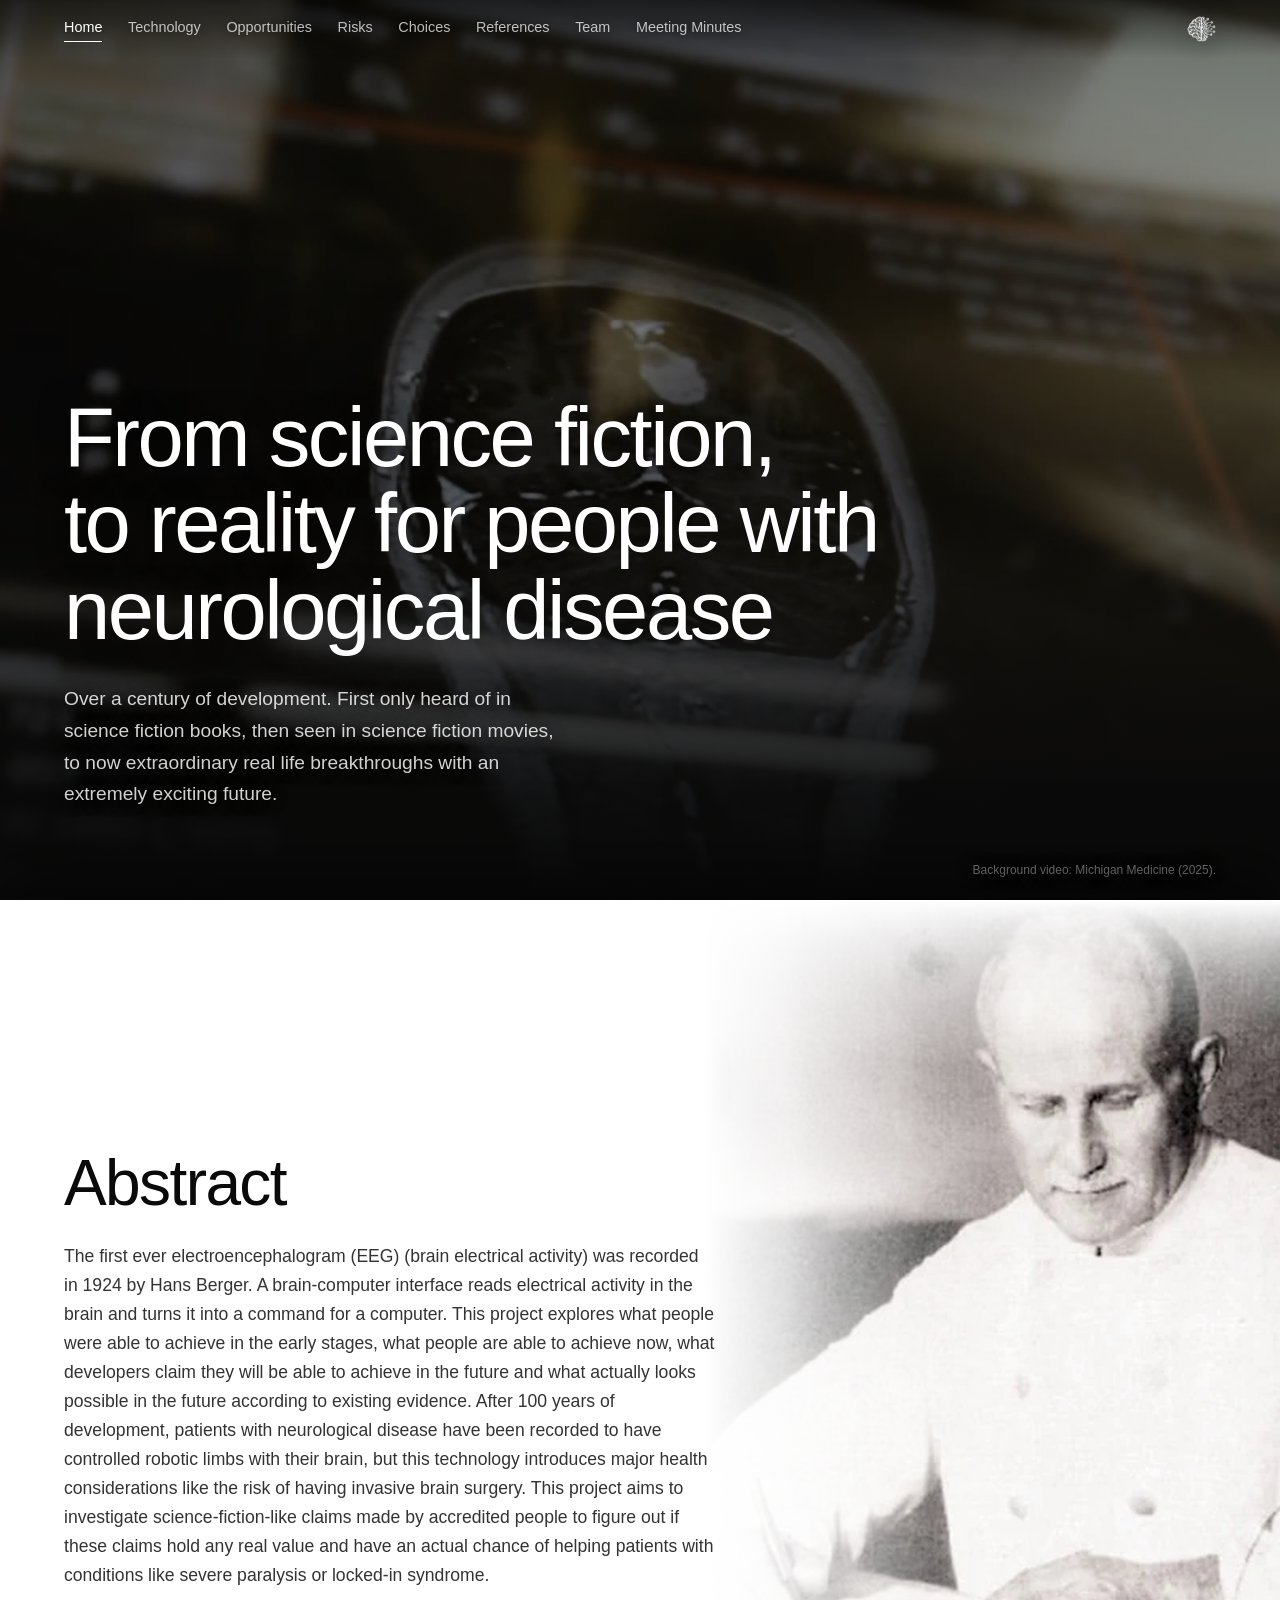
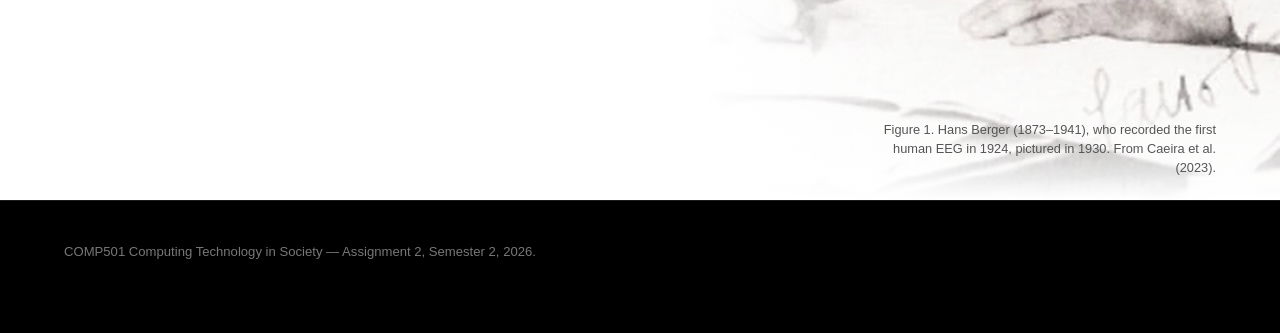
<file: index.html>
<!DOCTYPE html>
<html lang="en-NZ">
<head>
<meta charset="utf-8">
<meta name="viewport" content="width=device-width, initial-scale=1">
<title>Brain-Computer Interfaces &mdash; COMP501 Research Project</title>
<link rel="stylesheet" href="styles/main.css">
</head>
<body>

<header class="masthead">
  <nav aria-label="Main">
    <a href="index.html" aria-current="page">Home</a>
    <a href="misc/topic.html">Technology</a>
    <a href="misc/opportunities.html">Opportunities</a>
    <a href="misc/risks.html">Risks</a>
    <a href="misc/choices.html">Choices</a>
    <a href="misc/references.html">References</a>
    <a href="misc/team-members.html">Team</a>
    <a href="misc/meetings.html">Meeting Minutes</a>
  </nav>
  <a class="wordmark" href="index.html" aria-label="Home"><img src="images/brain-logo.png" alt="Brain-Computer Interfaces"></a>
</header>

<div class="hero">
  <video class="hero-video" autoplay muted loop playsinline
         poster="media/hero-poster.jpg">
    <source src="media/hero.mp4" type="video/mp4">
  </video>
  <div class="hero-scrim"></div>
  <div class="hero-content">
    <h1>From science fiction,<br>to reality for people with neurological disease</h1>
    <p>Over a century of development. First only heard of in science fiction books,
      then seen in science fiction movies, to now extraordinary real life breakthroughs
      with an extremely exciting future. </p>
  </div>
  <p class="vid-credit">Background video: Michigan Medicine (2025).</p>
</div>

<div class="pagehead opp-pagehead ph-split ph-wide-text abstract-window">
  <div class="ph-text">
  <h2 class="ph-title">Abstract</h2>
  <p class="standfirst">The first ever electroencephalogram (EEG) (brain electrical activity) was recorded in 1924 by Hans Berger. A brain-computer interface reads electrical activity in the brain and turns it into a command for a computer. This project explores what people were able to achieve in the early stages, what people are able to achieve now, what developers claim they will be able to achieve in the future and what actually looks possible in the future according to existing evidence. After 100 years of development, patients with neurological disease have been recorded to have controlled robotic limbs with their brain, but this technology introduces major health considerations like the risk of having invasive brain surgery. This project aims to investigate science-fiction-like claims made by accredited people to figure out if these claims hold any real value and have an actual chance of helping patients with conditions like severe paralysis or locked-in syndrome.</p>
  </div>
  <figure class="ph-img"><img src="images/hans-berger.jpg" alt="Hans Berger writing at his desk, with a model brain beside him"><figcaption>Figure 1. Hans Berger (1873&ndash;1941), who recorded the first human EEG in 1924, pictured in 1930. From Caeira et al. (2023).</figcaption></figure>
</div>

<footer>
  <p>COMP501 Computing Technology in Society &mdash; Assignment 2, Semester 2, 2026.</p>
</footer>

<script src="scripts/site.js"></script>
</body>
</html>
</file>
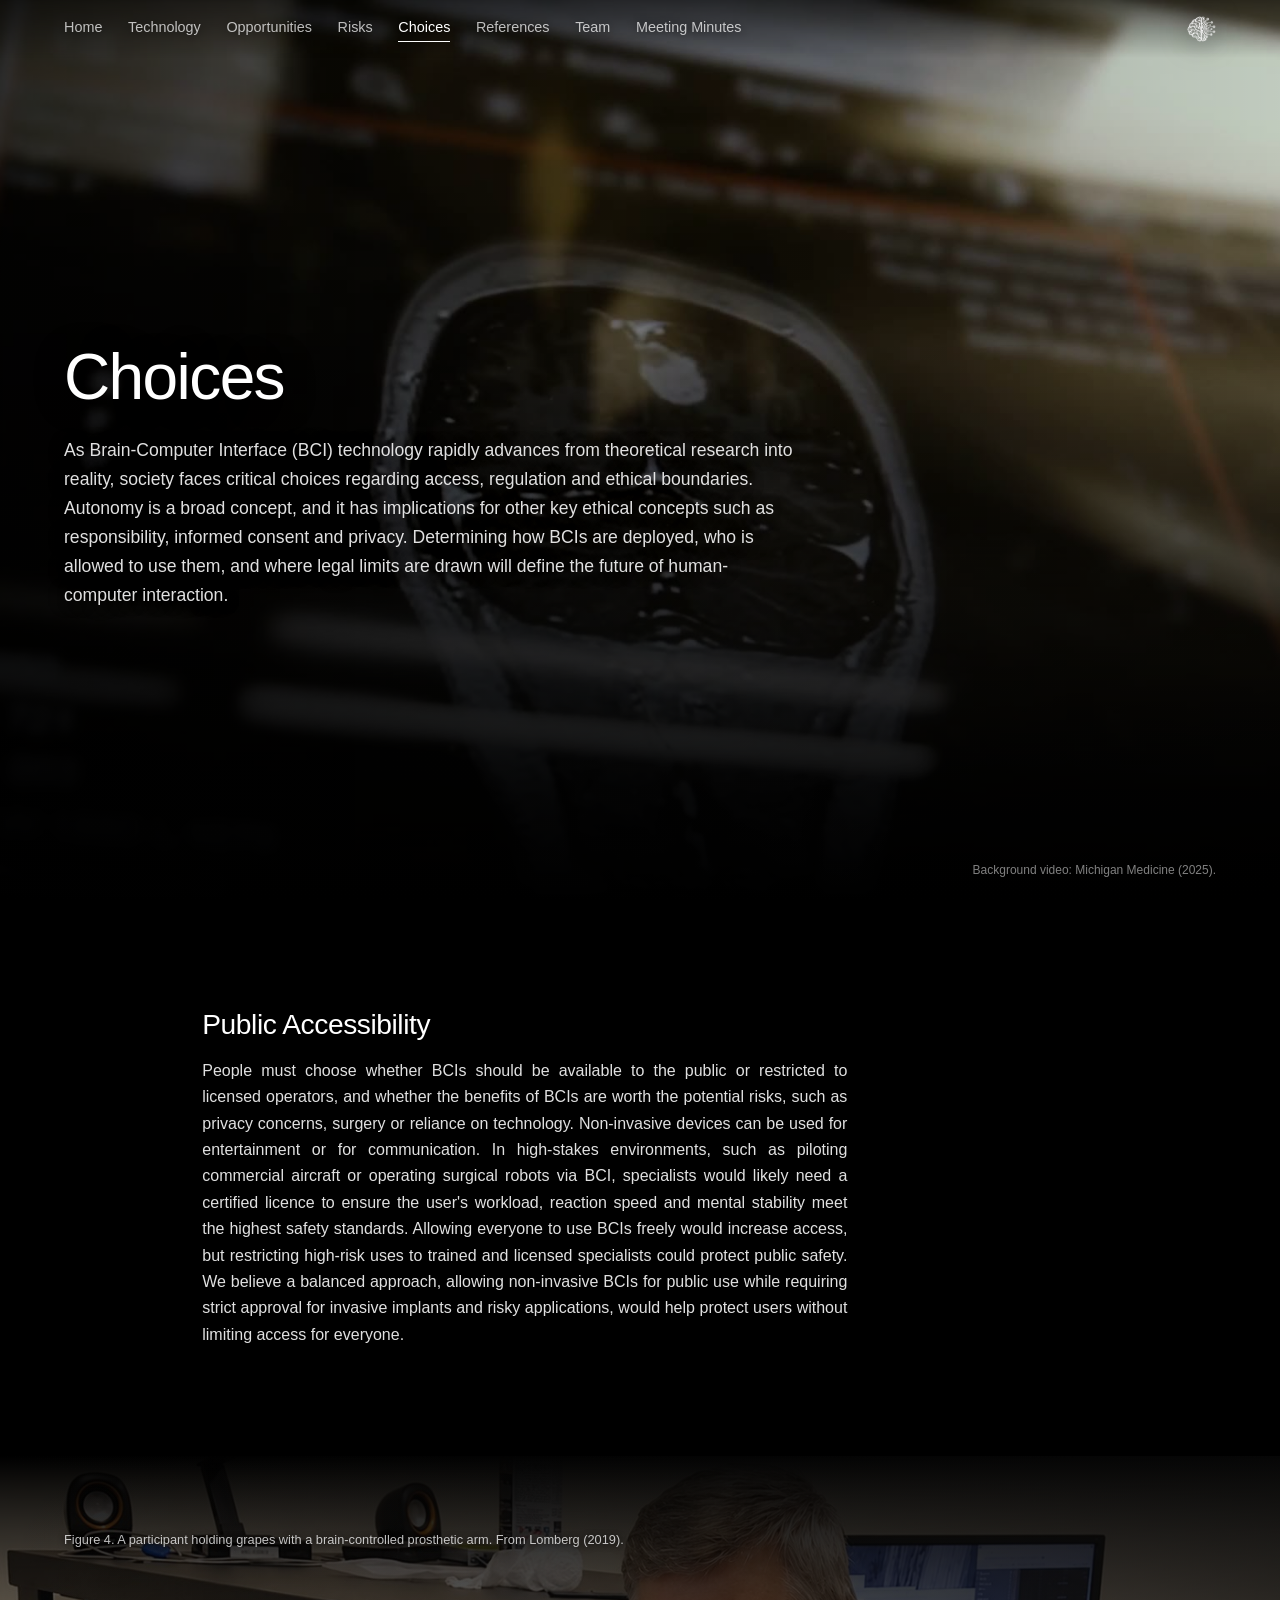
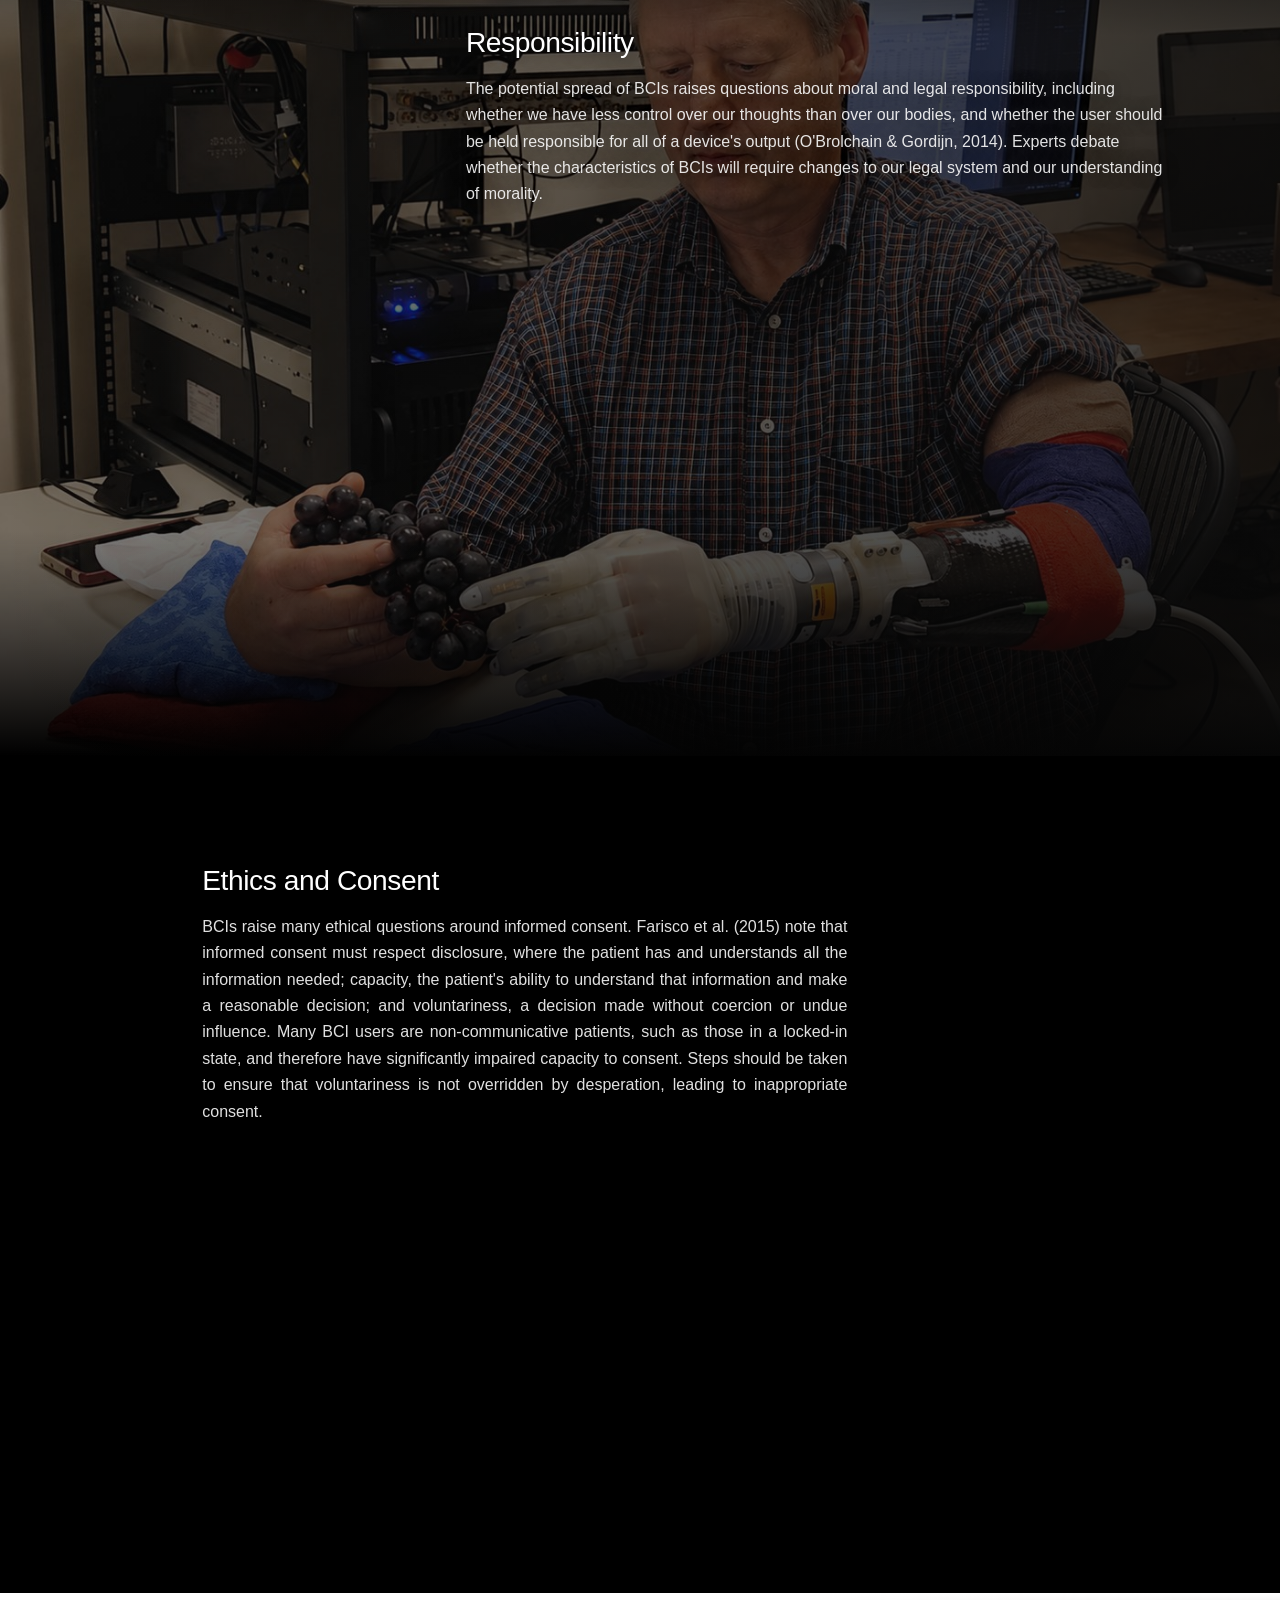
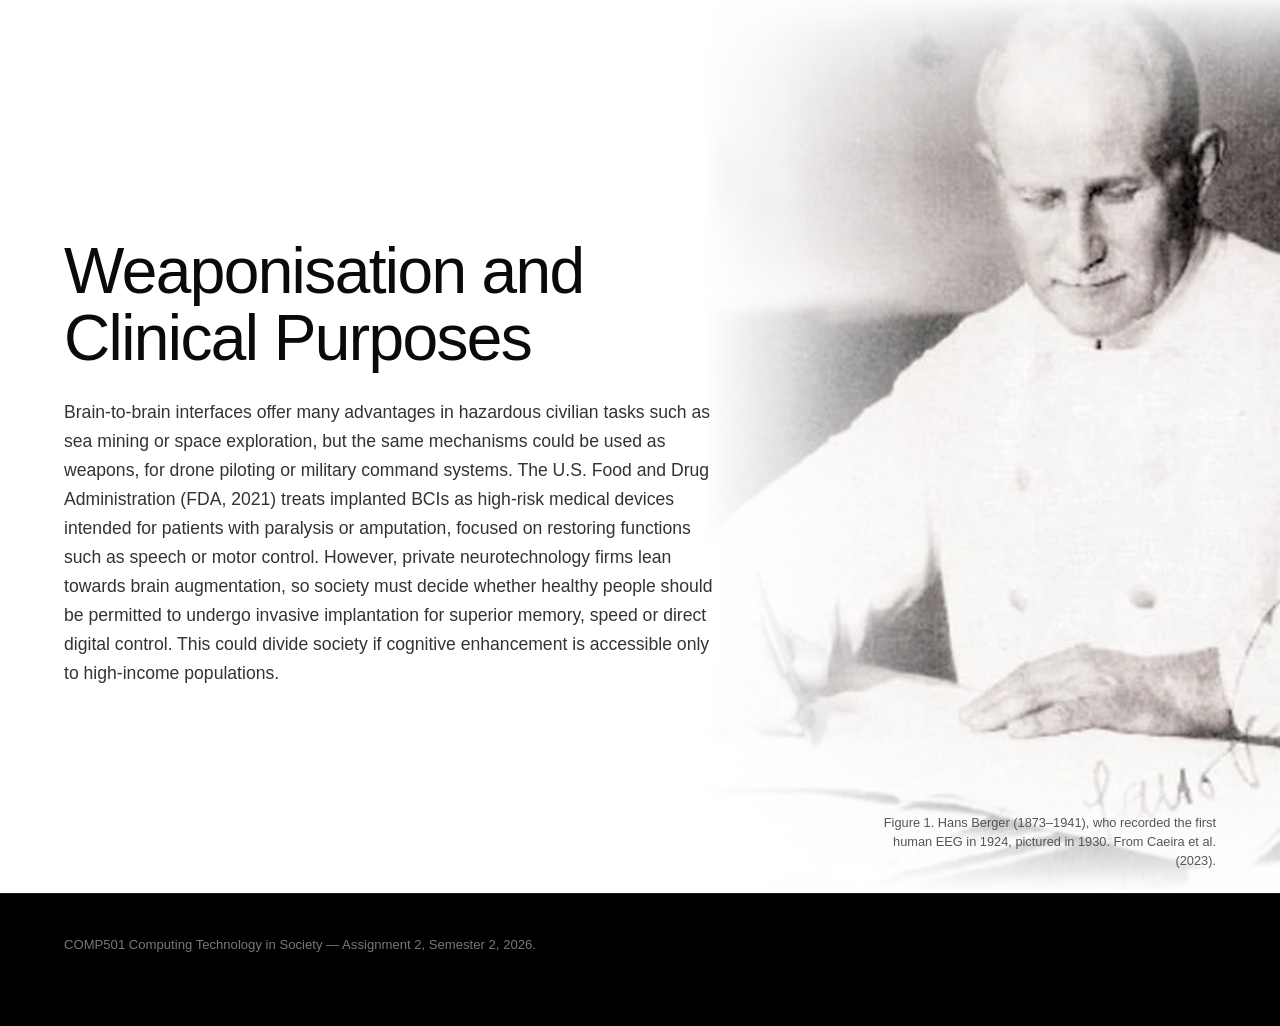
<file: misc/choices.html>
<!DOCTYPE html>
<html lang="en-NZ">
<head>
<meta charset="utf-8">
<meta name="viewport" content="width=device-width, initial-scale=1">
<title>Choices &mdash; Brain-Computer Interfaces</title>
<link rel="stylesheet" href="../styles/main.css">
</head>
<body>

<header class="masthead">
  <nav aria-label="Main">
    <a href="../index.html">Home</a>
    <a href="topic.html">Technology</a>
    <a href="opportunities.html">Opportunities</a>
    <a href="risks.html">Risks</a>
    <a href="choices.html" aria-current="page">Choices</a>
    <a href="references.html">References</a>
    <a href="team-members.html">Team</a>
    <a href="meetings.html">Meeting Minutes</a>
  </nav>
  <a class="wordmark" href="../index.html" aria-label="Home"><img src="../images/brain-logo.png" alt="Brain-Computer Interfaces"></a>
</header>

<div class="pagehead opp-pagehead vid-head">
  <video class="hero-video" autoplay muted loop playsinline poster="../media/hero-poster.jpg"><source src="../media/hero.mp4" type="video/mp4"></video>
  <div class="hero-scrim vid-scrim"></div>
  <p class="vid-credit">Background video: Michigan Medicine (2025).</p>
  <div class="ph-text">
  <h1>Choices</h1>
  <p class="standfirst">As Brain-Computer Interface (BCI) technology rapidly advances from theoretical research into reality, society faces critical choices regarding access, regulation and ethical boundaries. Autonomy is a broad concept, and it has implications for other key ethical concepts such as responsibility, informed consent and privacy. Determining how BCIs are deployed, who is allowed to use them, and where legal limits are drawn will define the future of human-computer interaction.</p>
  </div>
</div>

<main class="opp-main">
  <section class="stagger stagger-left">
    <div class="opp-text">
        <h2>Public Accessibility</h2>
      <p>People must choose whether BCIs should be available to the public or restricted to licensed operators, and whether the benefits of BCIs are worth the potential risks, such as privacy concerns, surgery or reliance on technology. Non-invasive devices can be used for entertainment or for communication. In high-stakes environments, such as piloting commercial aircraft or operating surgical robots via BCI, specialists would likely need a certified licence to ensure the user's workload, reaction speed and mental stability meet the highest safety standards. Allowing everyone to use BCIs freely would increase access, but restricting high-risk uses to trained and licensed specialists could protect public safety. We believe a balanced approach, allowing non-invasive BCIs for public use while requiring strict approval for invasive implants and risky applications, would help protect users without limiting access for everyone.</p>
      </div>
  </section>

  <figure class="photo-window text-high">
    <img style="object-position: 50% 100%" src="../images/choice-prosthetic-arm.jpg" alt="A man holding grapes with a robotic prosthetic hand">
    <div class="photo-scrim"></div>
    <figcaption>Figure 4. A participant holding grapes with a brain-controlled prosthetic arm. From Lomberg (2019).</figcaption>
    <div class="opp-text">
        <h2>Responsibility</h2>
      <p>The potential spread of BCIs raises questions about moral and legal responsibility, including whether we have less control over our thoughts than over our bodies, and whether the user should be held responsible for all of a device's output (O'Brolchain & Gordijn, 2014). Experts debate whether the characteristics of BCIs will require changes to our legal system and our understanding of morality.</p>
      </div>
  </figure>

  <section class="stagger stagger-left">
    <div class="opp-text">
        <h2>Ethics and Consent</h2>
      <p>BCIs raise many ethical questions around informed consent. Farisco et al. (2015) note that informed consent must respect disclosure, where the patient has and understands all the information needed; capacity, the patient's ability to understand that information and make a reasonable decision; and voluntariness, a decision made without coercion or undue influence. Many BCI users are non-communicative patients, such as those in a locked-in state, and therefore have significantly impaired capacity to consent. Steps should be taken to ensure that voluntariness is not overridden by desperation, leading to inappropriate consent.</p>
      </div>
  </section>
</main>

<div class="pagehead opp-pagehead ph-split ph-wide-text abstract-window">
  <div class="ph-text">
  <h2 class="ph-title">Weaponisation and Clinical Purposes</h2>
  <p class="standfirst">Brain-to-brain interfaces offer many advantages in hazardous civilian tasks such as sea mining or space exploration, but the same mechanisms could be used as weapons, for drone piloting or military command systems. The U.S. Food and Drug Administration (FDA, 2021) treats implanted BCIs as high-risk medical devices intended for patients with paralysis or amputation, focused on restoring functions such as speech or motor control. However, private neurotechnology firms lean towards brain augmentation, so society must decide whether healthy people should be permitted to undergo invasive implantation for superior memory, speed or direct digital control. This could divide society if cognitive enhancement is accessible only to high-income populations.</p>
  </div>
  <figure class="ph-img"><img src="../images/hans-berger.jpg" alt="Hans Berger writing at his desk, with a model brain beside him"><figcaption>Figure 1. Hans Berger (1873&ndash;1941), who recorded the first human EEG in 1924, pictured in 1930. From Caeira et al. (2023).</figcaption></figure>
</div>

<footer>
  <p>COMP501 Computing Technology in Society &mdash; Assignment 2, Semester 2, 2026.</p>
</footer>

<script src="../scripts/site.js"></script>
</body>
</html>
</file>
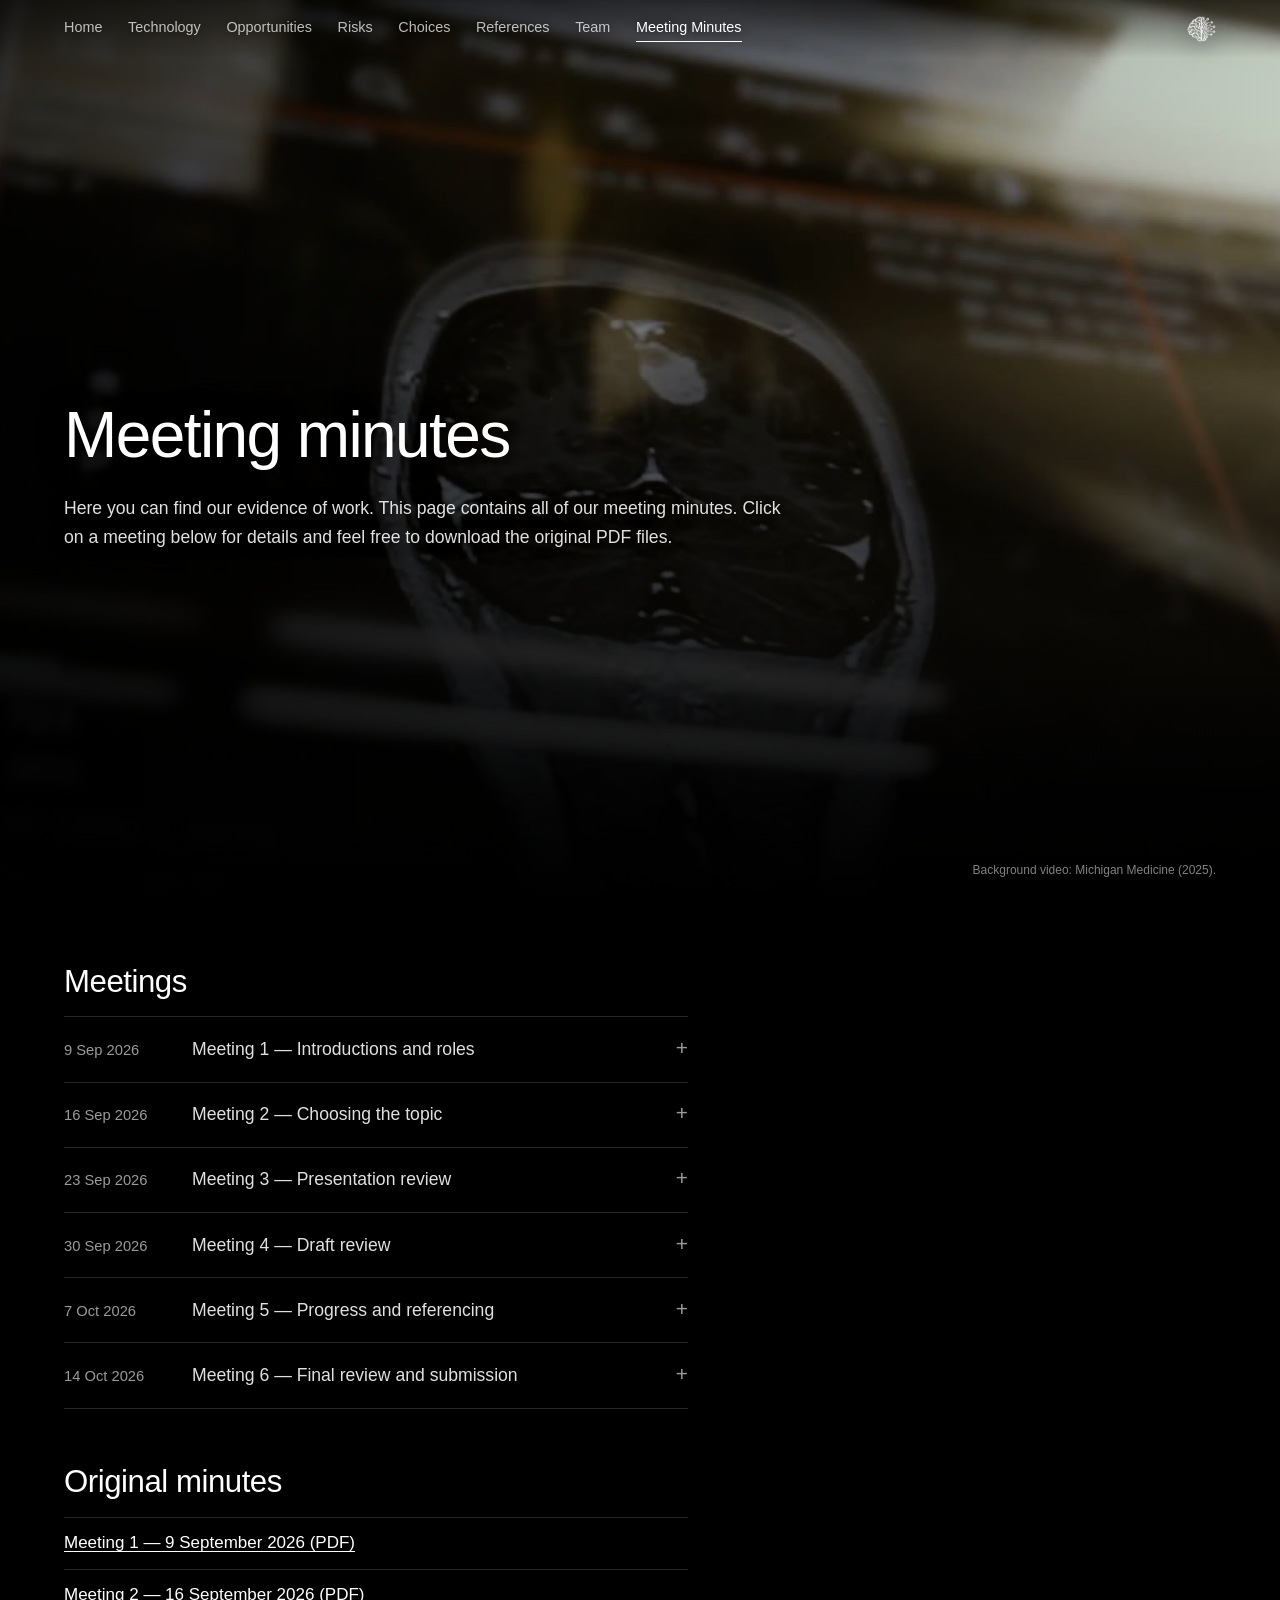
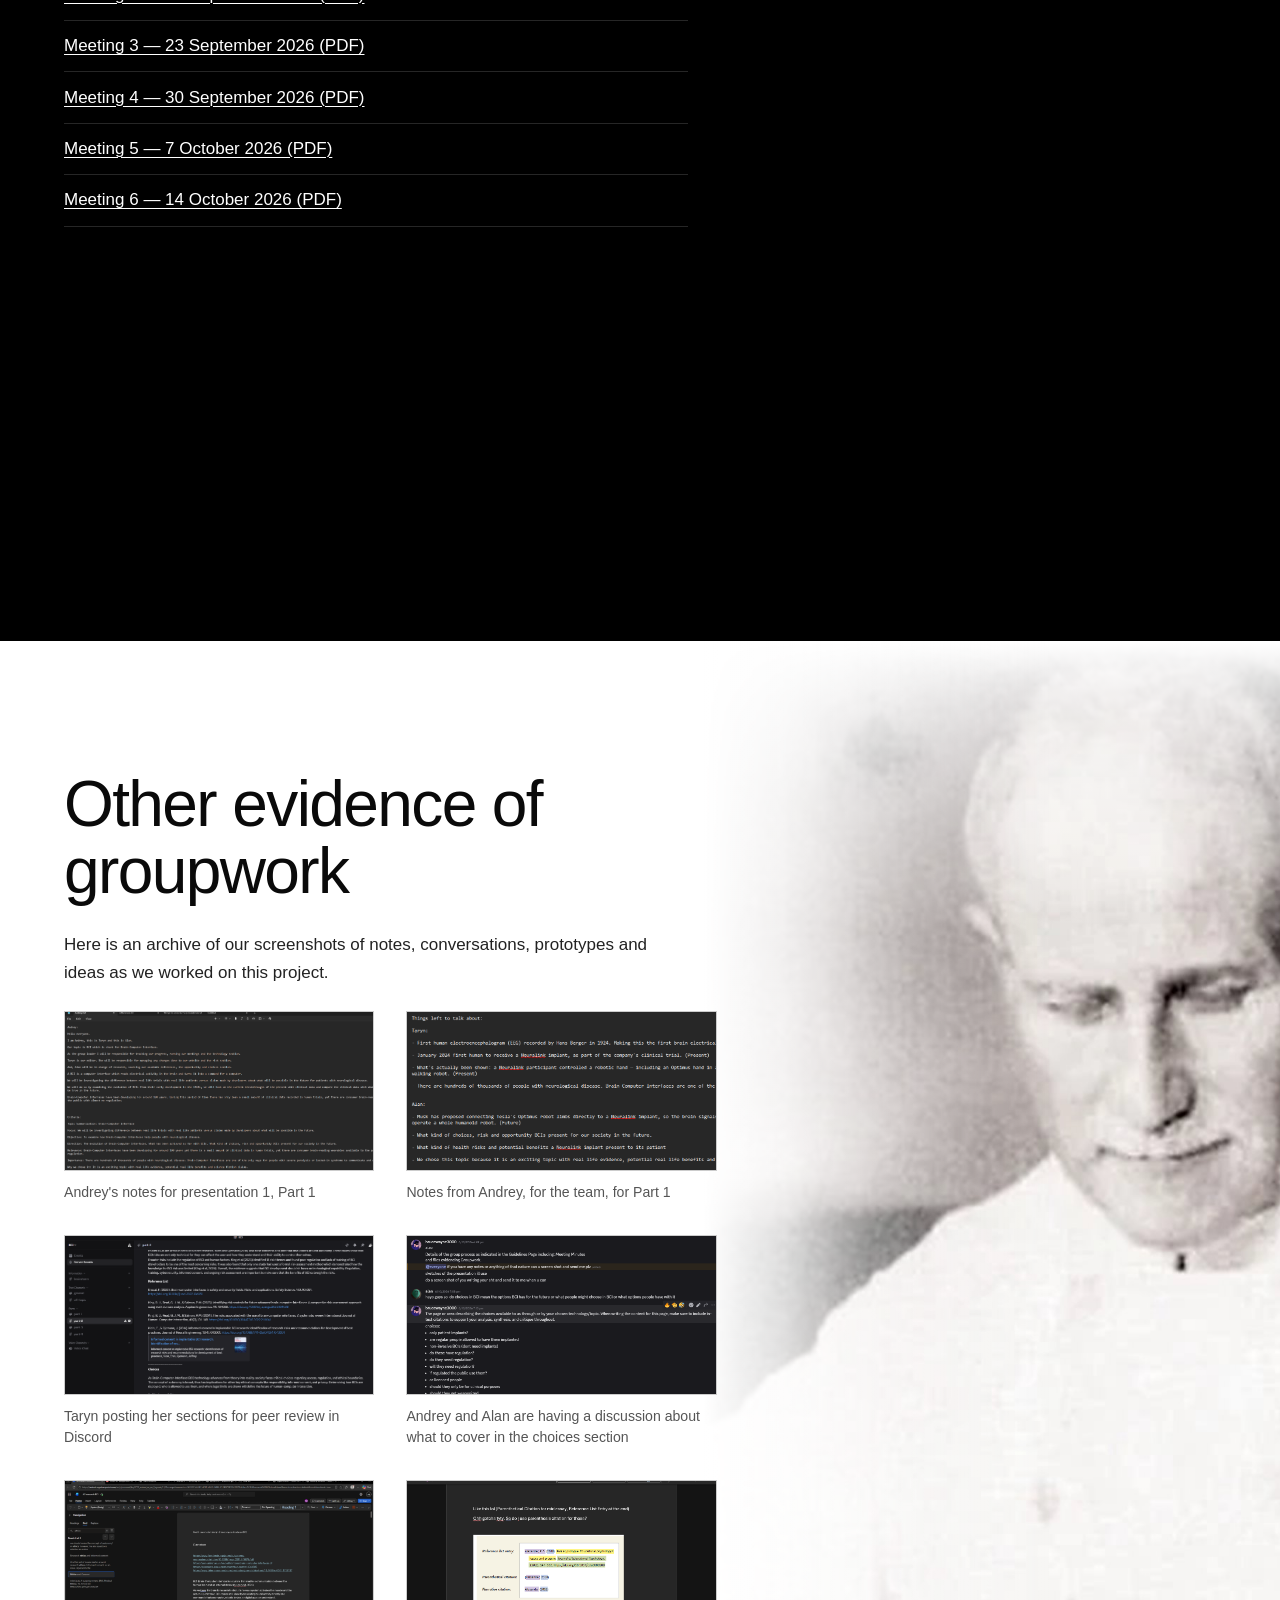
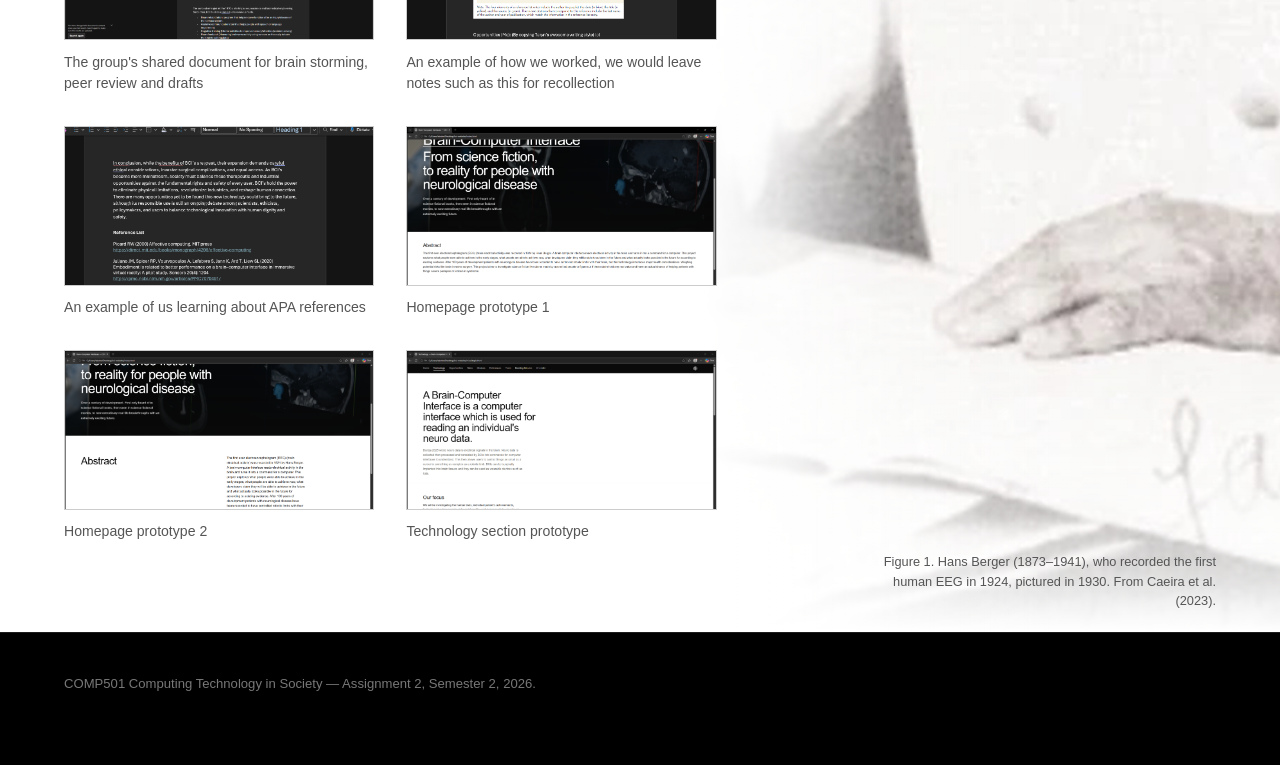
<file: misc/meetings.html>
<!DOCTYPE html>
<html lang="en-NZ">
<head>
<meta charset="utf-8">
<meta name="viewport" content="width=device-width, initial-scale=1">
<title>Meeting Minutes &mdash; Brain-Computer Interfaces</title>
<link rel="stylesheet" href="../styles/main.css">
<style>
  .meeting {
    max-width: 72ch;
    border-top: 1px solid var(--line);
  }
  .meeting:last-of-type { border-bottom: 1px solid var(--line); }

  .meeting summary {
    display: grid;
    grid-template-columns: 7rem 1fr auto;
    gap: 1rem;
    align-items: baseline;
    padding: 1.1rem 0;
    cursor: pointer;
    list-style: none;
  }
  .meeting summary::-webkit-details-marker { display: none; }
  .meeting summary:hover .m-title { text-decoration: underline; text-underline-offset: 3px; }
  .meeting summary:focus-visible { outline: 2px solid var(--ink); outline-offset: 4px; }

  .m-date  { color: var(--muted); font-variant-numeric: tabular-nums; font-size: 0.92rem; }
  .m-title { font-size: 1.1rem; }
  .m-sign  { color: var(--muted); font-size: 1.3rem; line-height: 1; transition: transform .15s; }
  .meeting[open] .m-sign { transform: rotate(45deg); }

  .m-body { padding: 0 0 1.6rem 8rem; }
  .m-body h3 { margin: 1.2rem 0 0.4rem; font-size: 0.95rem; }
  .m-body p, .m-body li { font-size: 0.95rem; }
  .m-meta { color: var(--muted); font-size: 0.88rem; margin-bottom: 0.4rem; }

  .m-pdf {
    display: inline-block;
    margin-top: 1rem;
    padding: 0.45rem 0.9rem;
    border: 1px solid var(--ink);
    font-size: 0.88rem;
    text-decoration: none;
  }
  .m-pdf:hover { background: var(--ink); color: var(--paper); }

  .pdf-list { list-style: none; padding: 0; max-width: 72ch; }
  .pdf-list li { padding: 0.7rem 0; border-top: 1px solid var(--line); margin: 0; }
  .evidence { max-width: none; }
  .ev-grid { display: grid; grid-template-columns: repeat(auto-fill, minmax(22rem, 1fr)); gap: 2rem; margin-top: 1.5rem; }
  .ev-card { margin: 0; max-width: none; }
  .ev-card img { width: 100%; height: 15rem; object-fit: cover; object-position: top left; border: 1px solid var(--line); display: block; transition: border-color .15s; }
  .ev-card a:hover img { border-color: #fff; }
  .ev-card figcaption { margin-top: 0.7rem; font-size: 0.88rem; line-height: 1.5; color: var(--muted); }
  .pdf-list li:last-child { border-bottom: 1px solid var(--line); }

  @media (max-width: 640px) {
    .meeting summary { grid-template-columns: 1fr auto; }
    .m-date { grid-column: 1 / -1; }
    .m-body { padding-left: 0; }
  }
</style>
</head>
<body class="dark-page">

<header class="masthead">
  <nav aria-label="Main">
    <a href="../index.html">Home</a>
    <a href="topic.html">Technology</a>
    <a href="opportunities.html">Opportunities</a>
    <a href="risks.html">Risks</a>
    <a href="choices.html">Choices</a>
    <a href="references.html">References</a>
    <a href="team-members.html">Team</a>
    <a href="meetings.html" aria-current="page">Meeting Minutes</a>
  </nav>
  <a class="wordmark" href="../index.html" aria-label="Home"><img src="../images/brain-logo.png" alt="Brain-Computer Interfaces"></a>
</header>

<div class="pagehead opp-pagehead vid-head">
  <video class="hero-video" autoplay muted loop playsinline poster="../media/hero-poster.jpg"><source src="../media/hero.mp4" type="video/mp4"></video>
  <div class="hero-scrim vid-scrim"></div>
  <p class="vid-credit">Background video: Michigan Medicine (2025).</p>
  <div class="ph-text">
  <h1>Meeting minutes</h1>
  <p class="standfirst">Here you can find our evidence of work. This page contains all of our meeting minutes. Click on a meeting below for details and feel free to download the original PDF files.</p>
  </div>
</div>

<main>

  <section>
    <h2>Meetings</h2>

    <details class="meeting">
      <summary>
        <span class="m-date">9 Sep 2026</span>
        <span class="m-title">Meeting 1 &mdash; Introductions and roles</span>
        <span class="m-sign" aria-hidden="true">+</span>
      </summary>
      <div class="m-body">
        <p class="m-meta">Discord, 12:00&ndash;14:00 &middot; Present: Andrey Bobnev, Taryn Meechai</p>
        <h3>Decisions</h3>
        <ul>
          <li>Andrey voted team leader.</li>
          <li>Topics considered: AI in learning, robot caretakers in healthcare, political bots.</li>
          <li>Taryn favoured political bots, Andrey favoured healthcare. No final decision.</li>
        </ul>
        <h3>Actions</h3>
        <ul>
          <li>Andrey &mdash; research robots in healthcare.</li>
          <li>Taryn &mdash; research political bots.</li>
        </ul>
        <a class="m-pdf" href="../minutes/Meeting_Minutes_01.pdf" target="_blank" rel="noopener">Open original (PDF)</a>
      </div>
    </details>

    <details class="meeting">
      <summary>
        <span class="m-date">16 Sep 2026</span>
        <span class="m-title">Meeting 2 &mdash; Choosing the topic</span>
        <span class="m-sign" aria-hidden="true">+</span>
      </summary>
      <div class="m-body">
        <p class="m-meta">AUT, 12:00&ndash;14:00 &middot; Present: Andrey Bobnev, Taryn Meechai, Alan Paul</p>
        <h3>Decisions</h3>
        <ul>
          <li>Robots in healthcare chosen over political bots as more important to society.</li>
          <li>The brief's "Artificial body parts and bionic people" led us to brain-computer interfaces.</li>
          <li>Topic confirmed: Brain-Computer Interfaces.</li>
        </ul>
        <h3>Actions</h3>
        <ul>
          <li>Andrey &mdash; research the past of BCIs.</li>
          <li>Taryn &mdash; research the present of BCIs.</li>
          <li>Alan &mdash; research the future of BCIs.</li>
        </ul>
        <a class="m-pdf" href="../minutes/Meeting_Minutes_02.pdf" target="_blank" rel="noopener">Open original (PDF)</a>
      </div>
    </details>

    <details class="meeting">
      <summary>
        <span class="m-date">23 Sep 2026</span>
        <span class="m-title">Meeting 3 &mdash; Presentation review</span>
        <span class="m-sign" aria-hidden="true">+</span>
      </summary>
      <div class="m-body">
        <p class="m-meta">AUT, 14:00&ndash;15:00 &middot; Present: Andrey Bobnev, Taryn Meechai, Alan Paul</p>
        <h3>Decisions</h3>
        <ul>
          <li>Feedback from the lecturer: slide font too small. Andrey to edit and resubmit.</li>
          <li>Section split confirmed as presented.</li>
        </ul>
        <h3>Actions</h3>
        <ul>
          <li>Andrey &mdash; Technology section.</li>
          <li>Taryn &mdash; Risks section.</li>
          <li>Alan &mdash; Opportunities and Choices sections.</li>
        </ul>
        <a class="m-pdf" href="../minutes/Meeting_Minutes_03.pdf" target="_blank" rel="noopener">Open original (PDF)</a>
      </div>
    </details>

    <details class="meeting">
      <summary>
        <span class="m-date">30 Sep 2026</span>
        <span class="m-title">Meeting 4 &mdash; Draft review</span>
        <span class="m-sign" aria-hidden="true">+</span>
      </summary>
      <div class="m-body">
        <p class="m-meta">Discord, 12:00&ndash;14:00 &middot; Present: Andrey Bobnev, Taryn Meechai, Alan Paul</p>
        <h3>Decisions</h3>
        <ul>
          <li>Reviewed each other's source material.</li>
          <li>Andrey and Taryn presented the first website design.</li>
        </ul>
        <h3>Actions</h3>
        <ul>
          <li>Andrey &mdash; finalise the Technology section.</li>
          <li>Taryn &mdash; finalise the Risks section, work on web design.</li>
          <li>Alan &mdash; finalise the Opportunities and Choices sections.</li>
        </ul>
        <a class="m-pdf" href="../minutes/Meeting_Minutes_04.pdf" target="_blank" rel="noopener">Open original (PDF)</a>
      </div>
    </details>

    <details class="meeting">
      <summary>
        <span class="m-date">7 Oct 2026</span>
        <span class="m-title">Meeting 5 &mdash; Progress and referencing</span>
        <span class="m-sign" aria-hidden="true">+</span>
      </summary>
      <div class="m-body">
        <p class="m-meta">Discord, 12:00&ndash;14:00 &middot; Present: Andrey Bobnev, Taryn Meechai, Alan Paul</p>
        <h3>Decisions</h3>
        <ul>
          <li>Drafts improving; word count still an issue.</li>
          <li>One more week to finalise writing and APA references.</li>
          <li>Academic sources for future-focused claims are hard to find.</li>
        </ul>
        <h3>Actions</h3>
        <ul>
          <li>Andrey &mdash; Technology section, APA referencing.</li>
          <li>Taryn &mdash; Risks section and web design.</li>
          <li>Alan &mdash; Opportunities and Choices sections.</li>
        </ul>
        <a class="m-pdf" href="../minutes/Meeting_Minutes_05.pdf" target="_blank" rel="noopener">Open original (PDF)</a>
      </div>
    </details>

    <details class="meeting">
      <summary>
        <span class="m-date">14 Oct 2026</span>
        <span class="m-title">Meeting 6 &mdash; Final review and submission</span>
        <span class="m-sign" aria-hidden="true">+</span>
      </summary>
      <div class="m-body">
        <p class="m-meta">Discord, 12:00&ndash;14:00 &middot; Present: Andrey Bobnev, Taryn Meechai, Alan Paul</p>
        <h3>Decisions</h3>
        <ul>
          <li>Website design and written material reviewed and agreed by all members.</li>
          <li>Project ready for submission.</li>
        </ul>
        <h3>Submission</h3>
        <ul>
          <li>Andrey submits the assignment to Canvas on behalf of the group.</li>
          <li>Andrey posts a screenshot of the submitted file in the group Discord chat to confirm.</li>
        </ul>
        <a class="m-pdf" href="../minutes/Meeting_Minutes_06.pdf" target="_blank" rel="noopener">Open original (PDF)</a>
      </div>
    </details>
  </section>

  <section>
    <h2>Original minutes</h2>
    <ul class="pdf-list">
      <li><a href="../minutes/Meeting_Minutes_01.pdf" target="_blank" rel="noopener">Meeting 1 &mdash; 9 September 2026 (PDF)</a></li>
      <li><a href="../minutes/Meeting_Minutes_02.pdf" target="_blank" rel="noopener">Meeting 2 &mdash; 16 September 2026 (PDF)</a></li>
      <li><a href="../minutes/Meeting_Minutes_03.pdf" target="_blank" rel="noopener">Meeting 3 &mdash; 23 September 2026 (PDF)</a></li>
      <li><a href="../minutes/Meeting_Minutes_04.pdf" target="_blank" rel="noopener">Meeting 4 &mdash; 30 September 2026 (PDF)</a></li>
      <li><a href="../minutes/Meeting_Minutes_05.pdf" target="_blank" rel="noopener">Meeting 5 &mdash; 7 October 2026 (PDF)</a></li>
      <li><a href="../minutes/Meeting_Minutes_06.pdf" target="_blank" rel="noopener">Meeting 6 &mdash; 14 October 2026 (PDF)</a></li>
    </ul>
  </section>

</main>

<div class="pagehead opp-pagehead ph-split ph-wide-text abstract-window">
  <div class="ph-text">
  <h2 class="ph-title">Other evidence of groupwork</h2>
  <div class="evidence">
    <p>Here is an archive of our screenshots of notes, conversations, prototypes and ideas as we worked on this project.</p>
    <div class="ev-grid">
      <figure class="ev-card">
        <a href="../evidence/01-presentation-script.png" target="_blank" rel="noopener"><img src="../evidence/01-presentation-script.png" alt="Andrey's Part 1 presentation script and topic criteria (focus, objective, direction, relevance, importance)." loading="lazy"></a>
        <figcaption>Andrey's notes for presentation 1, Part 1</figcaption>
      </figure>
      <figure class="ev-card">
        <a href="../evidence/02-points-to-cover.png" target="_blank" rel="noopener"><img src="../evidence/02-points-to-cover.png" alt="Planning notes: points still to cover in the presentation, split between Taryn and Alan." loading="lazy"></a>
        <figcaption>Notes from Andrey, for the team, for Part 1</figcaption>
      </figure>
      <figure class="ev-card">
        <a href="../evidence/03-discord-risks-draft.png" target="_blank" rel="noopener"><img src="../evidence/03-discord-risks-draft.png" alt="Taryn's Risks draft and reference list, shared with the group in the #part-2 Discord channel." loading="lazy"></a>
        <figcaption>Taryn posting her sections for peer review in Discord</figcaption>
      </figure>
      <figure class="ev-card">
        <a href="../evidence/04-discord-choices-planning.png" target="_blank" rel="noopener"><img src="../evidence/04-discord-choices-planning.png" alt="Discord discussion: Andrey asks for evidence of groupwork and plans the Choices page with Alan." loading="lazy"></a>
        <figcaption>Andrey and Alan are having a discussion about what to cover in the choices section </figcaption>
      </figure>
      <figure class="ev-card">
        <a href="../evidence/05-shared-research-doc.png" target="_blank" rel="noopener"><img src="../evidence/05-shared-research-doc.png" alt="The group's shared Word document, A2 research BCI, used to collect research and sources." loading="lazy"></a>
        <figcaption>The group's shared document for brain storming, peer review and drafts</figcaption>
      </figure>
      <figure class="ev-card">
        <a href="../evidence/06-apa-citation-notes.png" target="_blank" rel="noopener"><img src="../evidence/06-apa-citation-notes.png" alt="Notes in the shared document on APA citation, followed by Alan's first Opportunities draft." loading="lazy"></a>
        <figcaption>An example of how we worked, we would leave notes such as this for recollection</figcaption>
      </figure>
      <figure class="ev-card">
        <a href="../evidence/07-opportunities-conclusion-draft.png" target="_blank" rel="noopener"><img src="../evidence/07-opportunities-conclusion-draft.png" alt="Alan's Opportunities conclusion draft and reference list in the shared document." loading="lazy"></a>
        <figcaption>An example of us learning about APA references</figcaption>
      </figure>
      <figure class="ev-card">
        <a href="../evidence/08-homepage-prototype-1.png" target="_blank" rel="noopener"><img src="../evidence/08-homepage-prototype-1.png" alt="Homepage prototype 1" loading="lazy"></a>
        <figcaption>Homepage prototype 1</figcaption>
      </figure>
      <figure class="ev-card">
        <a href="../evidence/09-homepage-prototype-2.png" target="_blank" rel="noopener"><img src="../evidence/09-homepage-prototype-2.png" alt="Homepage prototype 2" loading="lazy"></a>
        <figcaption>Homepage prototype 2</figcaption>
      </figure>
      <figure class="ev-card">
        <a href="../evidence/10-technology-prototype.png" target="_blank" rel="noopener"><img src="../evidence/10-technology-prototype.png" alt="Technology section prototype" loading="lazy"></a>
        <figcaption>Technology section prototype</figcaption>
      </figure>
    </div>
  </div>
  </div>
  <figure class="ph-img"><img src="../images/hans-berger.jpg" alt="Hans Berger writing at his desk, with a model brain beside him"><figcaption>Figure 1. Hans Berger (1873&ndash;1941), who recorded the first human EEG in 1924, pictured in 1930. From Caeira et al. (2023).</figcaption></figure>
</div>

<footer>
  <p>COMP501 Computing Technology in Society &mdash; Assignment 2, Semester 2, 2026.</p>
</footer>

<script src="../scripts/site.js"></script>
</body>
</html>
</file>
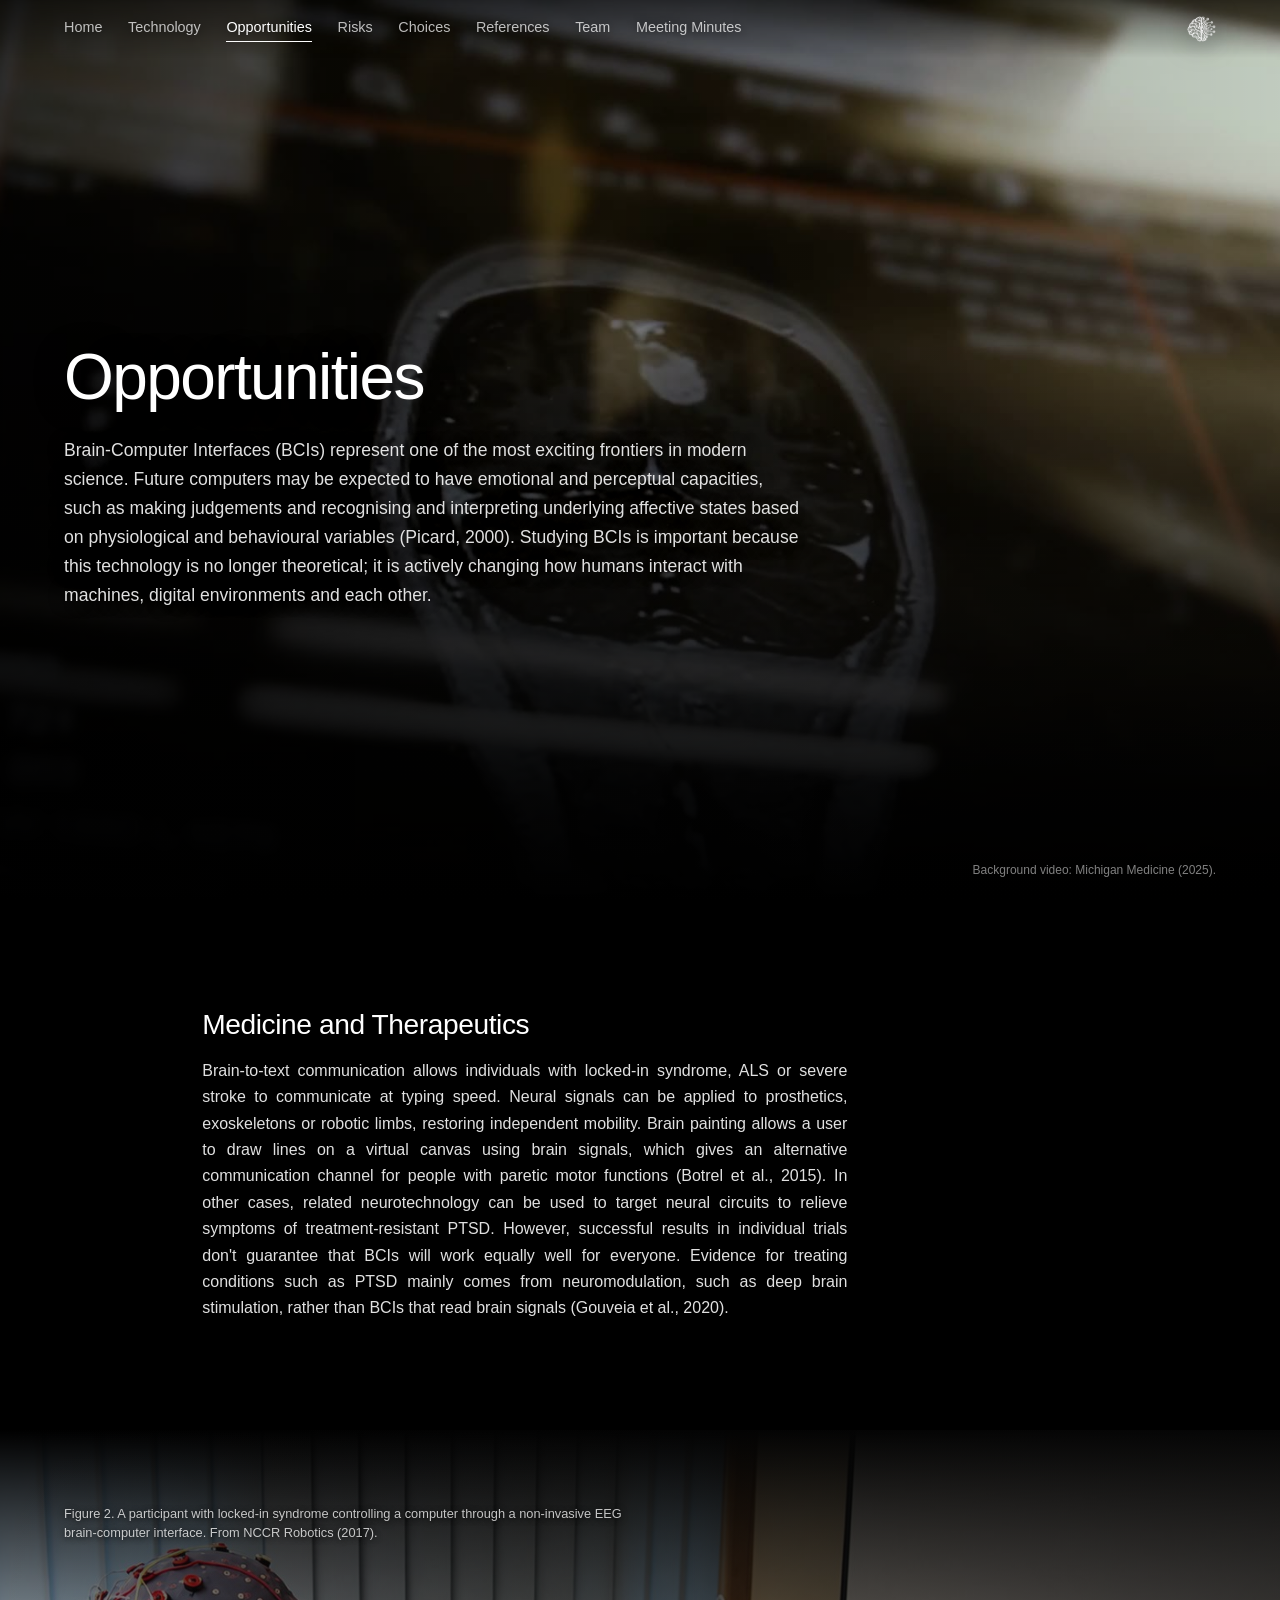
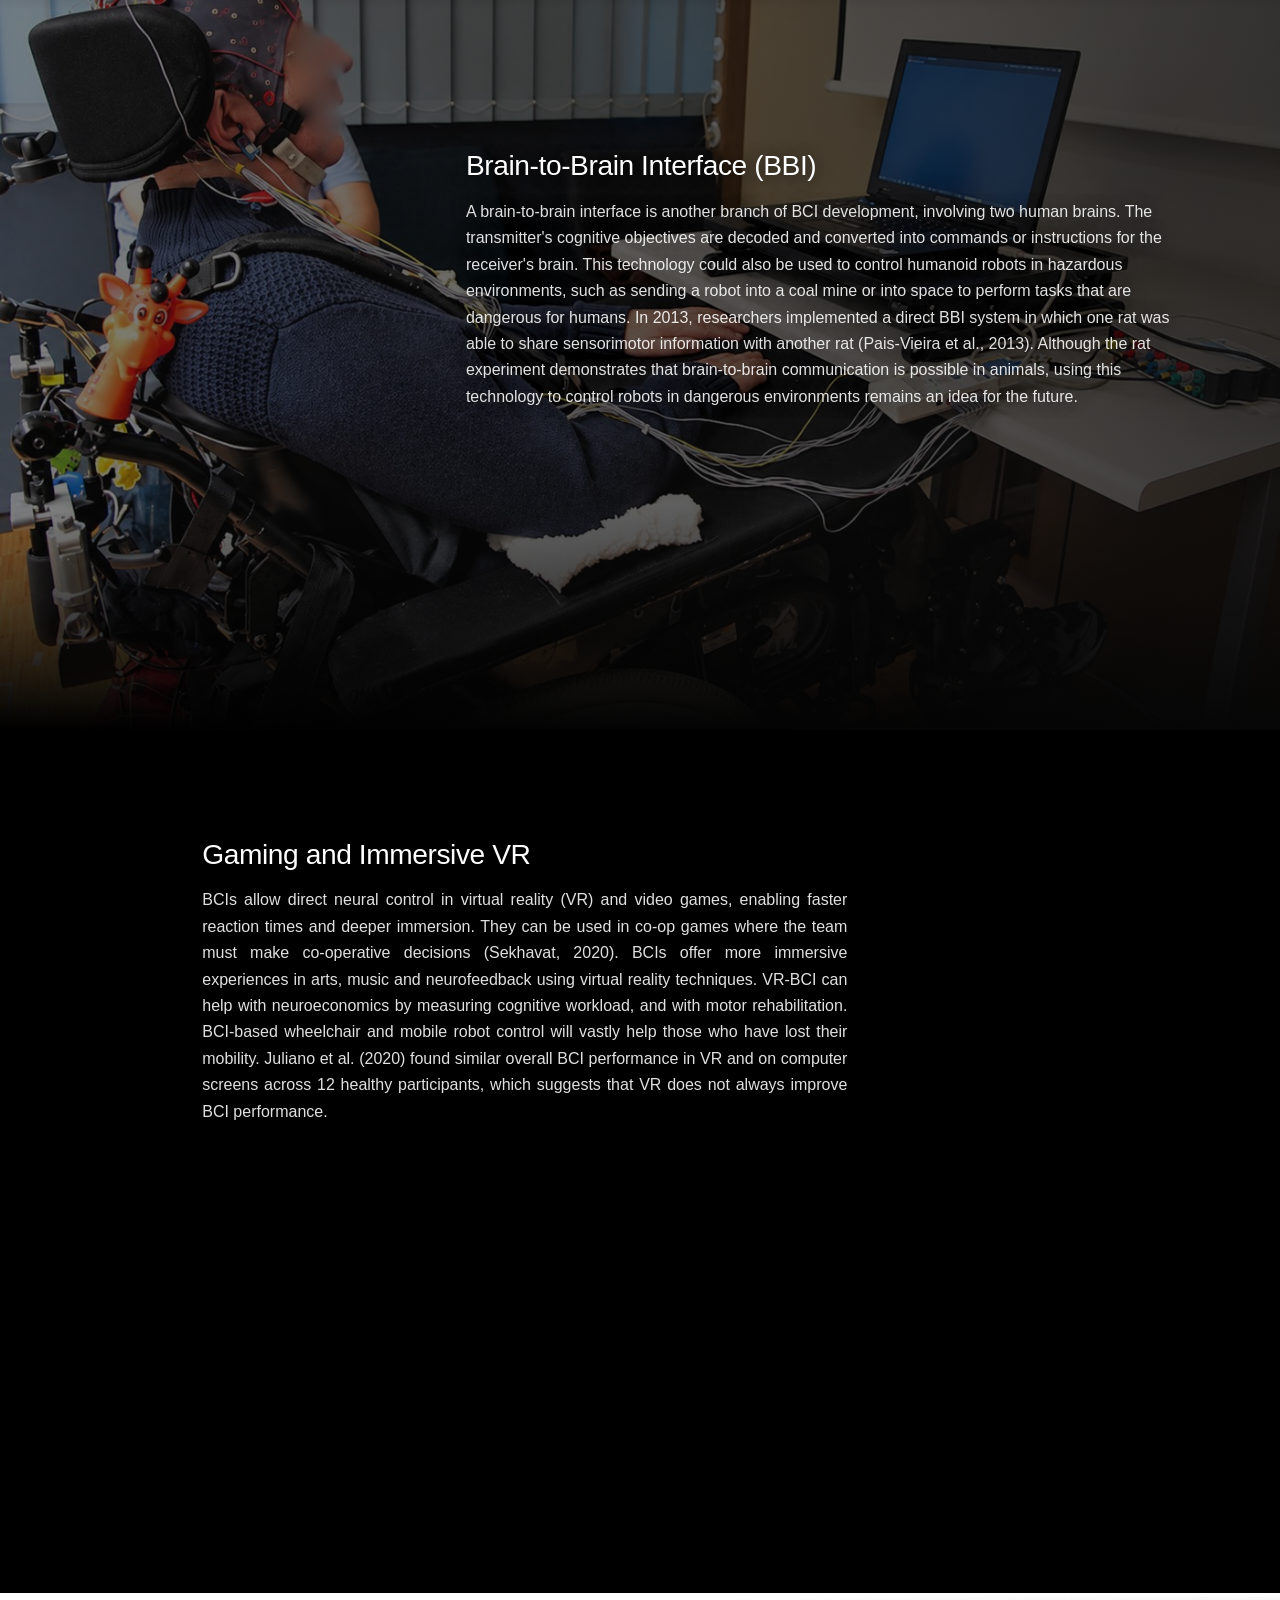
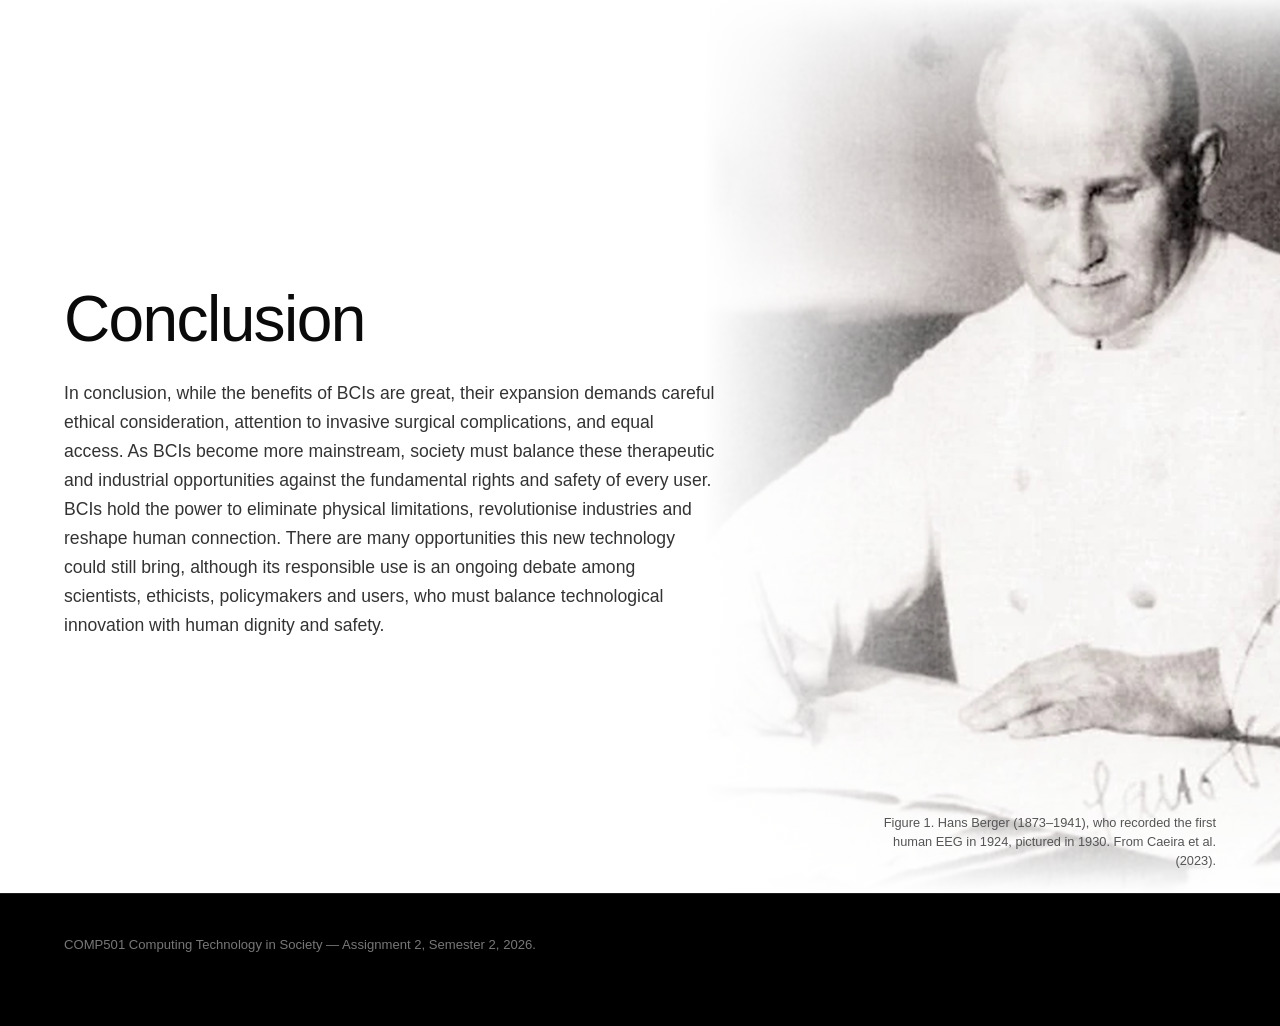
<file: misc/opportunities.html>
<!DOCTYPE html>
<html lang="en-NZ">
<head>
<meta charset="utf-8">
<meta name="viewport" content="width=device-width, initial-scale=1">
<title>Opportunities &mdash; Brain-Computer Interfaces</title>
<link rel="stylesheet" href="../styles/main.css">
</head>
<body>

<header class="masthead">
  <nav aria-label="Main">
    <a href="../index.html">Home</a>
    <a href="topic.html">Technology</a>
    <a href="opportunities.html" aria-current="page">Opportunities</a>
    <a href="risks.html">Risks</a>
    <a href="choices.html">Choices</a>
    <a href="references.html">References</a>
    <a href="team-members.html">Team</a>
    <a href="meetings.html">Meeting Minutes</a>
  </nav>
  <a class="wordmark" href="../index.html" aria-label="Home"><img src="../images/brain-logo.png" alt="Brain-Computer Interfaces"></a>
</header>

<div class="pagehead opp-pagehead vid-head">
  <video class="hero-video" autoplay muted loop playsinline poster="../media/hero-poster.jpg"><source src="../media/hero.mp4" type="video/mp4"></video>
  <div class="hero-scrim vid-scrim"></div>
  <p class="vid-credit">Background video: Michigan Medicine (2025).</p>
  <div class="ph-text">
  <h1>Opportunities</h1>
  <p class="standfirst">Brain-Computer Interfaces (BCIs) represent one of the most exciting frontiers in modern science. Future computers may be expected to have emotional and perceptual capacities, such as making judgements and recognising and interpreting underlying affective states based on physiological and behavioural variables (Picard, 2000). Studying BCIs is important because this technology is no longer theoretical; it is actively changing how humans interact with machines, digital environments and each other.</p>
  </div>
</div>

<main class="opp-main">
  <section class="stagger stagger-left">
    <div class="opp-text">
        <h2>Medicine and Therapeutics</h2>
        <p>Brain-to-text communication allows individuals with locked-in syndrome, ALS or severe stroke to communicate at typing speed. Neural signals can be applied to prosthetics, exoskeletons or robotic limbs, restoring independent mobility. Brain painting allows a user to draw lines on a virtual canvas using brain signals, which gives an alternative communication channel for people with paretic motor functions (Botrel et al., 2015). In other cases, related neurotechnology can be used to target neural circuits to relieve symptoms of treatment-resistant PTSD. However, successful results in individual trials don&#39;t guarantee that BCIs will work equally well for everyone. Evidence for treating conditions such as PTSD mainly comes from neuromodulation, such as deep brain stimulation, rather than BCIs that read brain signals (Gouveia et al., 2020).</p>
      </div>
  </section>

  <figure class="photo-window">
    <img style="object-position: 19% 27%" src="../images/opp-eeg-wheelchair.jpg" alt="A man in a wheelchair wearing an EEG cap, connected to a laptop">
    <div class="photo-scrim"></div>
    <figcaption>Figure 2. A participant with locked-in syndrome controlling a computer through a non-invasive EEG brain-computer interface. From NCCR Robotics (2017).</figcaption>
    <div class="opp-text">
        <h2>Brain-to-Brain Interface (BBI)</h2>
        <p>A brain-to-brain interface is another branch of BCI development, involving two human brains. The transmitter's cognitive objectives are decoded and converted into commands or instructions for the receiver's brain. This technology could also be used to control humanoid robots in hazardous environments, such as sending a robot into a coal mine or into space to perform tasks that are dangerous for humans. In 2013, researchers implemented a direct BBI system in which one rat was able to share sensorimotor information with another rat (Pais-Vieira et al., 2013). Although the rat experiment demonstrates that brain-to-brain communication is possible in animals, using this technology to control robots in dangerous environments remains an idea for the future.</p>
      </div>
  </figure>

  <section class="stagger stagger-left">
    <div class="opp-text">
        <h2>Gaming and Immersive VR</h2>
        <p>BCIs allow direct neural control in virtual reality (VR) and video games, enabling faster reaction times and deeper immersion. They can be used in co-op games where the team must make co-operative decisions (Sekhavat, 2020). BCIs offer more immersive experiences in arts, music and neurofeedback using virtual reality techniques. VR-BCI can help with neuroeconomics by measuring cognitive workload, and with motor rehabilitation. BCI-based wheelchair and mobile robot control will vastly help those who have lost their mobility. Juliano et al. (2020) found similar overall BCI performance in VR and on computer screens across 12 healthy participants, which suggests that VR does not always improve BCI performance.</p>
      </div>
  </section>
</main>

<div class="pagehead opp-pagehead ph-split ph-wide-text abstract-window">
  <div class="ph-text">
  <h2 class="ph-title">Conclusion</h2>
  <p class="standfirst">In conclusion, while the benefits of BCIs are great, their expansion demands careful ethical consideration, attention to invasive surgical complications, and equal access. As BCIs become more mainstream, society must balance these therapeutic and industrial opportunities against the fundamental rights and safety of every user. BCIs hold the power to eliminate physical limitations, revolutionise industries and reshape human connection. There are many opportunities this new technology could still bring, although its responsible use is an ongoing debate among scientists, ethicists, policymakers and users, who must balance technological innovation with human dignity and safety.</p>
  </div>
  <figure class="ph-img"><img src="../images/hans-berger.jpg" alt="Hans Berger writing at his desk, with a model brain beside him"><figcaption>Figure 1. Hans Berger (1873&ndash;1941), who recorded the first human EEG in 1924, pictured in 1930. From Caeira et al. (2023).</figcaption></figure>
</div>

<footer>
  <p>COMP501 Computing Technology in Society &mdash; Assignment 2, Semester 2, 2026.</p>
</footer>

<script src="../scripts/site.js"></script>
</body>
</html>
</file>
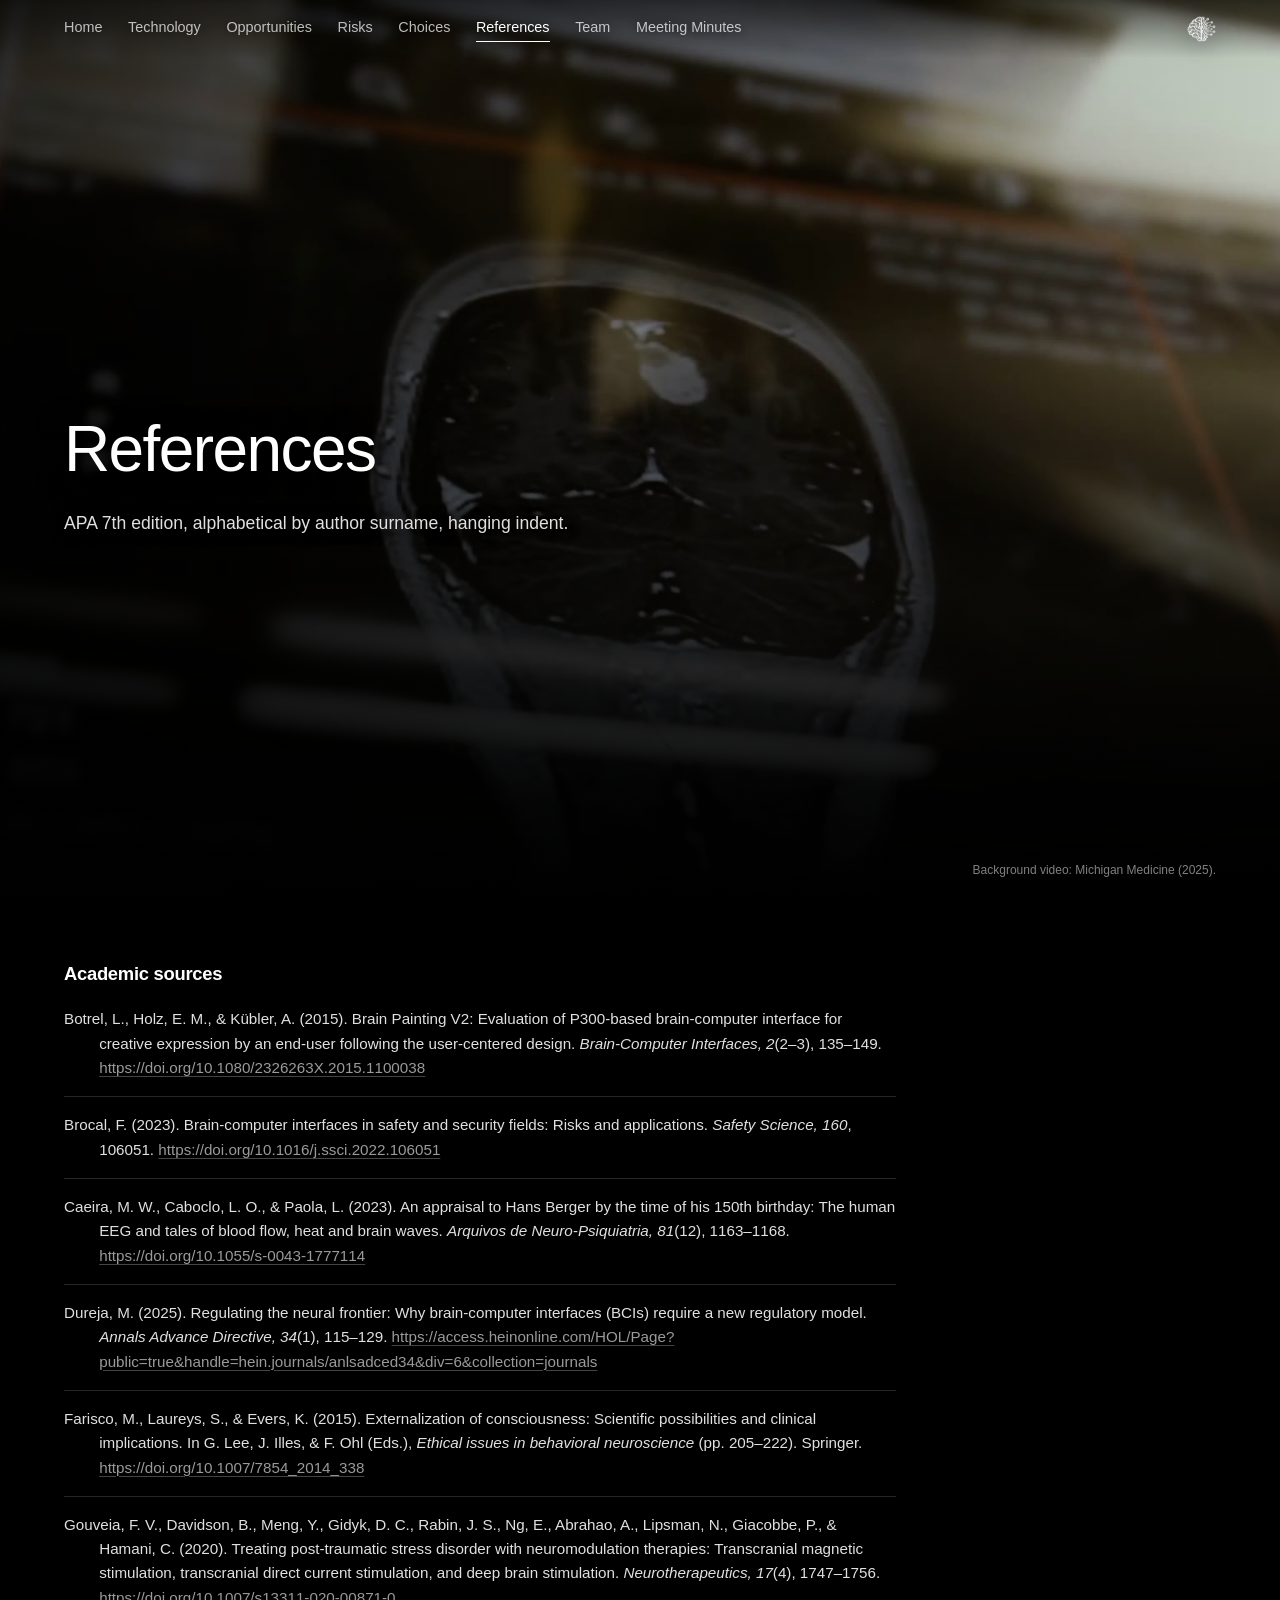
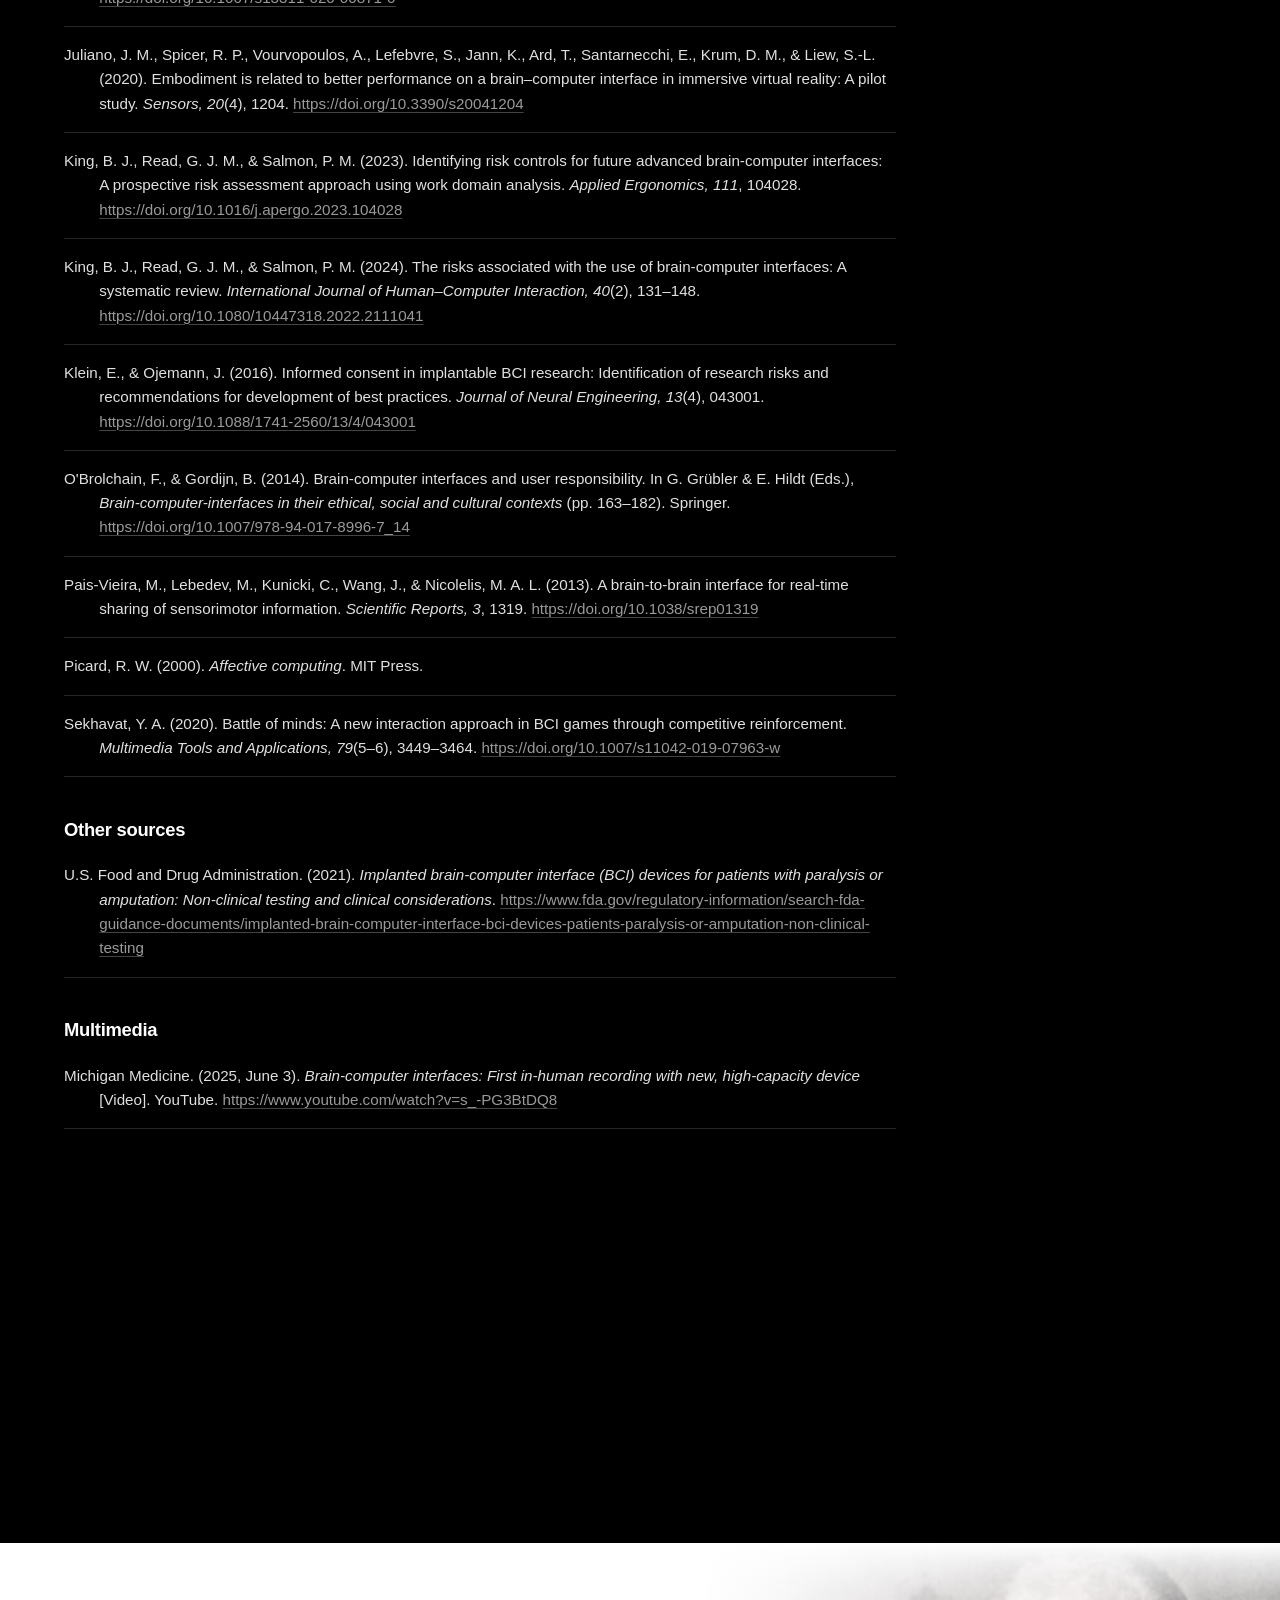
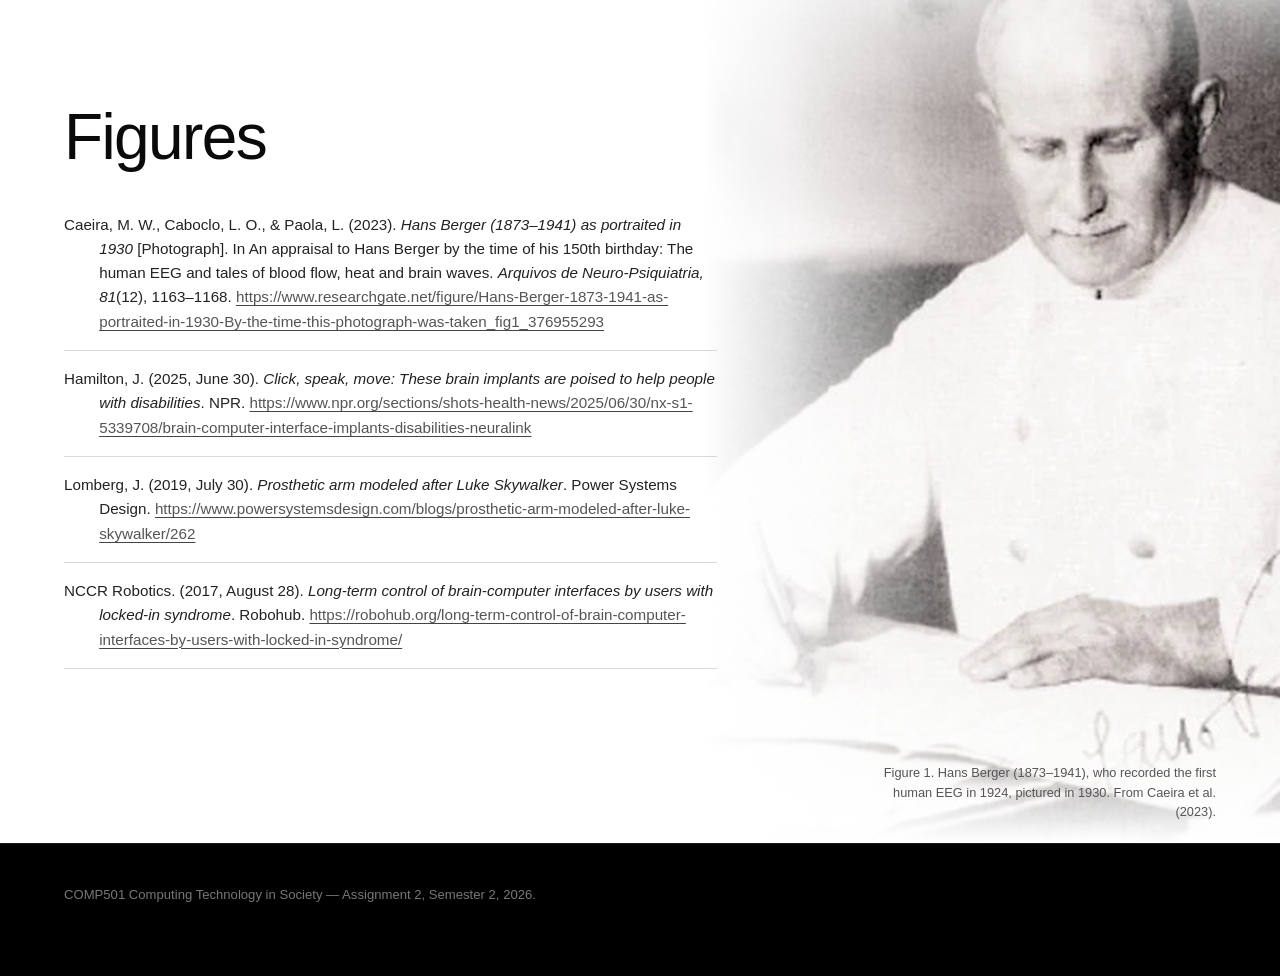
<file: misc/references.html>
<!DOCTYPE html>
<html lang="en-NZ">
<head>
<meta charset="utf-8">
<meta name="viewport" content="width=device-width, initial-scale=1">
<title>References &mdash; Brain-Computer Interfaces</title>
<link rel="stylesheet" href="../styles/main.css">
<style>
  .refs { max-width: 52rem; }
  .refs h2 { margin: 2.6rem 0 0.4rem; font-size: 1.15rem; font-weight: 600; }
  .refs h2:first-child { margin-top: 0; }
  .ref-list { list-style: none; padding: 0; margin: 0; max-width: none; }
  .ref-list li {
    padding: 1rem 0 1rem 2.2rem;
    text-indent: -2.2rem;
    border-bottom: 1px solid var(--line);
    font-size: 0.95rem;
    line-height: 1.6;
    margin: 0;
  }
  .ref-list a { color: var(--muted); overflow-wrap: break-word; text-decoration-color: var(--line); }
  .ref-list a:hover { color: var(--ink); }
</style>
</head>
<body class="dark-page">

<header class="masthead">
  <nav aria-label="Main">
    <a href="../index.html">Home</a>
    <a href="topic.html">Technology</a>
    <a href="opportunities.html">Opportunities</a>
    <a href="risks.html">Risks</a>
    <a href="choices.html">Choices</a>
    <a href="references.html" aria-current="page">References</a>
    <a href="team-members.html">Team</a>
    <a href="meetings.html">Meeting Minutes</a>
  </nav>
  <a class="wordmark" href="../index.html" aria-label="Home"><img src="../images/brain-logo.png" alt="Brain-Computer Interfaces"></a>
</header>

<div class="pagehead opp-pagehead vid-head">
  <video class="hero-video" autoplay muted loop playsinline poster="../media/hero-poster.jpg"><source src="../media/hero.mp4" type="video/mp4"></video>
  <div class="hero-scrim vid-scrim"></div>
  <p class="vid-credit">Background video: Michigan Medicine (2025).</p>
  <div class="ph-text">
  <h1>References</h1>
  <p class="standfirst">APA 7th edition, alphabetical by author surname, hanging indent.</p>
  </div>
</div>

<main>

  <section class="refs">
    <h2>Academic sources</h2>
    <ol class="ref-list">
      <li>Botrel, L., Holz, E. M., &amp; Kübler, A. (2015). Brain Painting V2: Evaluation of P300-based brain-computer interface for creative expression by an end-user following the user-centered design. <em>Brain-Computer Interfaces, 2</em>(2–3), 135–149. <a href="https://doi.org/10.1080/2326263X.2015.1100038" target="_blank" rel="noopener">https://doi.org/10.1080/2326263X.2015.1100038</a></li>
      <li>Brocal, F. (2023). Brain-computer interfaces in safety and security fields: Risks and applications. <em>Safety Science, 160</em>, 106051. <a href="https://doi.org/10.1016/j.ssci.2022.106051" target="_blank" rel="noopener">https://doi.org/10.1016/j.ssci.2022.106051</a></li>
      <li>Caeira, M. W., Caboclo, L. O., &amp; Paola, L. (2023). An appraisal to Hans Berger by the time of his 150th birthday: The human EEG and tales of blood flow, heat and brain waves. <em>Arquivos de Neuro-Psiquiatria, 81</em>(12), 1163–1168. <a href="https://doi.org/10.1055/s-0043-1777114" target="_blank" rel="noopener">https://doi.org/10.1055/s-0043-1777114</a></li>
      <li>Dureja, M. (2025). Regulating the neural frontier: Why brain-computer interfaces (BCIs) require a new regulatory model. <em>Annals Advance Directive, 34</em>(1), 115–129. <a href="https://access.heinonline.com/HOL/Page?public=true&amp;handle=hein.journals/anlsadced34&amp;div=6&amp;collection=journals" target="_blank" rel="noopener">https://access.heinonline.com/HOL/Page?public=true&amp;handle=hein.journals/anlsadced34&amp;div=6&amp;collection=journals</a></li>
      <li>Farisco, M., Laureys, S., &amp; Evers, K. (2015). Externalization of consciousness: Scientific possibilities and clinical implications. In G. Lee, J. Illes, &amp; F. Ohl (Eds.), <em>Ethical issues in behavioral neuroscience</em> (pp. 205–222). Springer. <a href="https://doi.org/10.1007/7854_2014_338" target="_blank" rel="noopener">https://doi.org/10.1007/7854_2014_338</a></li>
      <li>Gouveia, F. V., Davidson, B., Meng, Y., Gidyk, D. C., Rabin, J. S., Ng, E., Abrahao, A., Lipsman, N., Giacobbe, P., &amp; Hamani, C. (2020). Treating post-traumatic stress disorder with neuromodulation therapies: Transcranial magnetic stimulation, transcranial direct current stimulation, and deep brain stimulation. <em>Neurotherapeutics, 17</em>(4), 1747–1756. <a href="https://doi.org/10.1007/s13311-020-00871-0" target="_blank" rel="noopener">https://doi.org/10.1007/s13311-020-00871-0</a></li>
      <li>Juliano, J. M., Spicer, R. P., Vourvopoulos, A., Lefebvre, S., Jann, K., Ard, T., Santarnecchi, E., Krum, D. M., &amp; Liew, S.-L. (2020). Embodiment is related to better performance on a brain–computer interface in immersive virtual reality: A pilot study. <em>Sensors, 20</em>(4), 1204. <a href="https://doi.org/10.3390/s20041204" target="_blank" rel="noopener">https://doi.org/10.3390/s20041204</a></li>
      <li>King, B. J., Read, G. J. M., &amp; Salmon, P. M. (2023). Identifying risk controls for future advanced brain-computer interfaces: A prospective risk assessment approach using work domain analysis. <em>Applied Ergonomics, 111</em>, 104028. <a href="https://doi.org/10.1016/j.apergo.2023.104028" target="_blank" rel="noopener">https://doi.org/10.1016/j.apergo.2023.104028</a></li>
      <li>King, B. J., Read, G. J. M., &amp; Salmon, P. M. (2024). The risks associated with the use of brain-computer interfaces: A systematic review. <em>International Journal of Human–Computer Interaction, 40</em>(2), 131–148. <a href="https://doi.org/10.1080/10447318.2022.2111041" target="_blank" rel="noopener">https://doi.org/10.1080/10447318.2022.2111041</a></li>
      <li>Klein, E., &amp; Ojemann, J. (2016). Informed consent in implantable BCI research: Identification of research risks and recommendations for development of best practices. <em>Journal of Neural Engineering, 13</em>(4), 043001. <a href="https://doi.org/10.1088/1741-2560/13/4/043001" target="_blank" rel="noopener">https://doi.org/10.1088/1741-2560/13/4/043001</a></li>
      <li>O'Brolchain, F., &amp; Gordijn, B. (2014). Brain-computer interfaces and user responsibility. In G. Grübler &amp; E. Hildt (Eds.), <em>Brain-computer-interfaces in their ethical, social and cultural contexts</em> (pp. 163–182). Springer. <a href="https://doi.org/10.1007/978-94-017-8996-7_14" target="_blank" rel="noopener">https://doi.org/10.1007/978-94-017-8996-7_14</a></li>
      <li>Pais-Vieira, M., Lebedev, M., Kunicki, C., Wang, J., &amp; Nicolelis, M. A. L. (2013). A brain-to-brain interface for real-time sharing of sensorimotor information. <em>Scientific Reports, 3</em>, 1319. <a href="https://doi.org/10.1038/srep01319" target="_blank" rel="noopener">https://doi.org/10.1038/srep01319</a></li>
      <li>Picard, R. W. (2000). <em>Affective computing</em>. MIT Press.</li>
      <li>Sekhavat, Y. A. (2020). Battle of minds: A new interaction approach in BCI games through competitive reinforcement. <em>Multimedia Tools and Applications, 79</em>(5–6), 3449–3464. <a href="https://doi.org/10.1007/s11042-019-07963-w" target="_blank" rel="noopener">https://doi.org/10.1007/s11042-019-07963-w</a></li>
    </ol>

    <h2>Other sources</h2>
    <ol class="ref-list">
      <li>U.S. Food and Drug Administration. (2021). <em>Implanted brain-computer interface (BCI) devices for patients with paralysis or amputation: Non-clinical testing and clinical considerations</em>. <a href="https://www.fda.gov/regulatory-information/search-fda-guidance-documents/implanted-brain-computer-interface-bci-devices-patients-paralysis-or-amputation-non-clinical-testing" target="_blank" rel="noopener">https://www.fda.gov/regulatory-information/search-fda-guidance-documents/implanted-brain-computer-interface-bci-devices-patients-paralysis-or-amputation-non-clinical-testing</a></li>
    </ol>

    <h2>Multimedia</h2>
    <ol class="ref-list">
      <li>Michigan Medicine. (2025, June 3). <em>Brain-computer interfaces: First in-human recording with new, high-capacity device</em> [Video]. YouTube. <a href="https://www.youtube.com/watch?v=s_-PG3BtDQ8" target="_blank" rel="noopener">https://www.youtube.com/watch?v=s_-PG3BtDQ8</a></li>
    </ol>
  </section>

</main>

<div class="pagehead opp-pagehead ph-split ph-wide-text abstract-window">
  <div class="ph-text">
  <h2 class="ph-title">Figures</h2>
  <section class="refs">
    <ol class="ref-list">
      <li>Caeira, M. W., Caboclo, L. O., &amp; Paola, L. (2023). <em>Hans Berger (1873&ndash;1941) as portraited in 1930</em> [Photograph]. In An appraisal to Hans Berger by the time of his 150th birthday: The human EEG and tales of blood flow, heat and brain waves. <em>Arquivos de Neuro-Psiquiatria, 81</em>(12), 1163&ndash;1168. <a href="https://www.researchgate.net/figure/Hans-Berger-1873-1941-as-portraited-in-1930-By-the-time-this-photograph-was-taken_fig1_376955293" target="_blank" rel="noopener">https://www.researchgate.net/figure/Hans-Berger-1873-1941-as-portraited-in-1930-By-the-time-this-photograph-was-taken_fig1_376955293</a></li>
      <li>Hamilton, J. (2025, June 30). <em>Click, speak, move: These brain implants are poised to help people with disabilities</em>. NPR. <a href="https://www.npr.org/sections/shots-health-news/2025/06/30/nx-s1-5339708/brain-computer-interface-implants-disabilities-neuralink" target="_blank" rel="noopener">https://www.npr.org/sections/shots-health-news/2025/06/30/nx-s1-5339708/brain-computer-interface-implants-disabilities-neuralink</a></li>
      <li>Lomberg, J. (2019, July 30). <em>Prosthetic arm modeled after Luke Skywalker</em>. Power Systems Design. <a href="https://www.powersystemsdesign.com/blogs/prosthetic-arm-modeled-after-luke-skywalker/262" target="_blank" rel="noopener">https://www.powersystemsdesign.com/blogs/prosthetic-arm-modeled-after-luke-skywalker/262</a></li>
      <li>NCCR Robotics. (2017, August 28). <em>Long-term control of brain-computer interfaces by users with locked-in syndrome</em>. Robohub. <a href="https://robohub.org/long-term-control-of-brain-computer-interfaces-by-users-with-locked-in-syndrome/" target="_blank" rel="noopener">https://robohub.org/long-term-control-of-brain-computer-interfaces-by-users-with-locked-in-syndrome/</a></li>
    </ol>
  </section>
  </div>
  <figure class="ph-img"><img src="../images/hans-berger.jpg" alt="Hans Berger writing at his desk, with a model brain beside him"><figcaption>Figure 1. Hans Berger (1873&ndash;1941), who recorded the first human EEG in 1924, pictured in 1930. From Caeira et al. (2023).</figcaption></figure>
</div>

<footer>
  <p>COMP501 Computing Technology in Society &mdash; Assignment 2, Semester 2, 2026.</p>
</footer>

<script src="../scripts/site.js"></script>
</body>
</html>
</file>
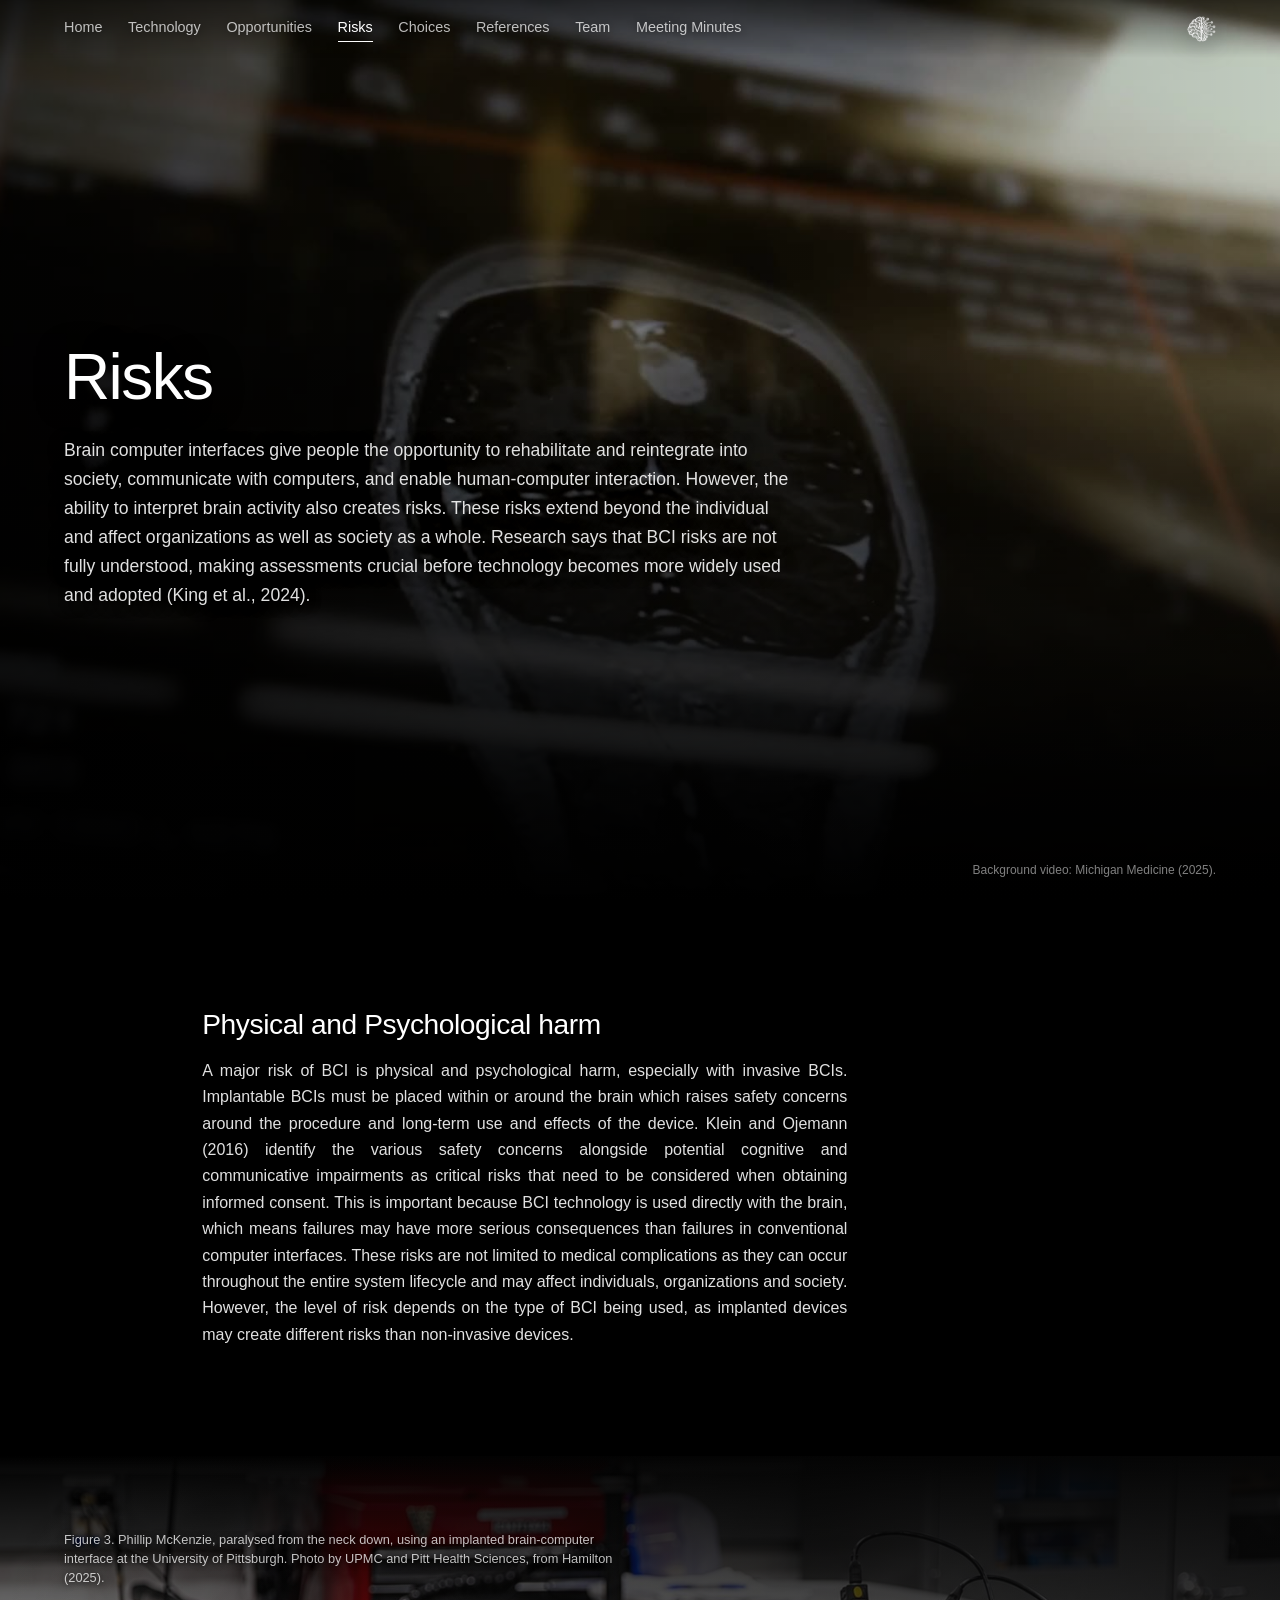
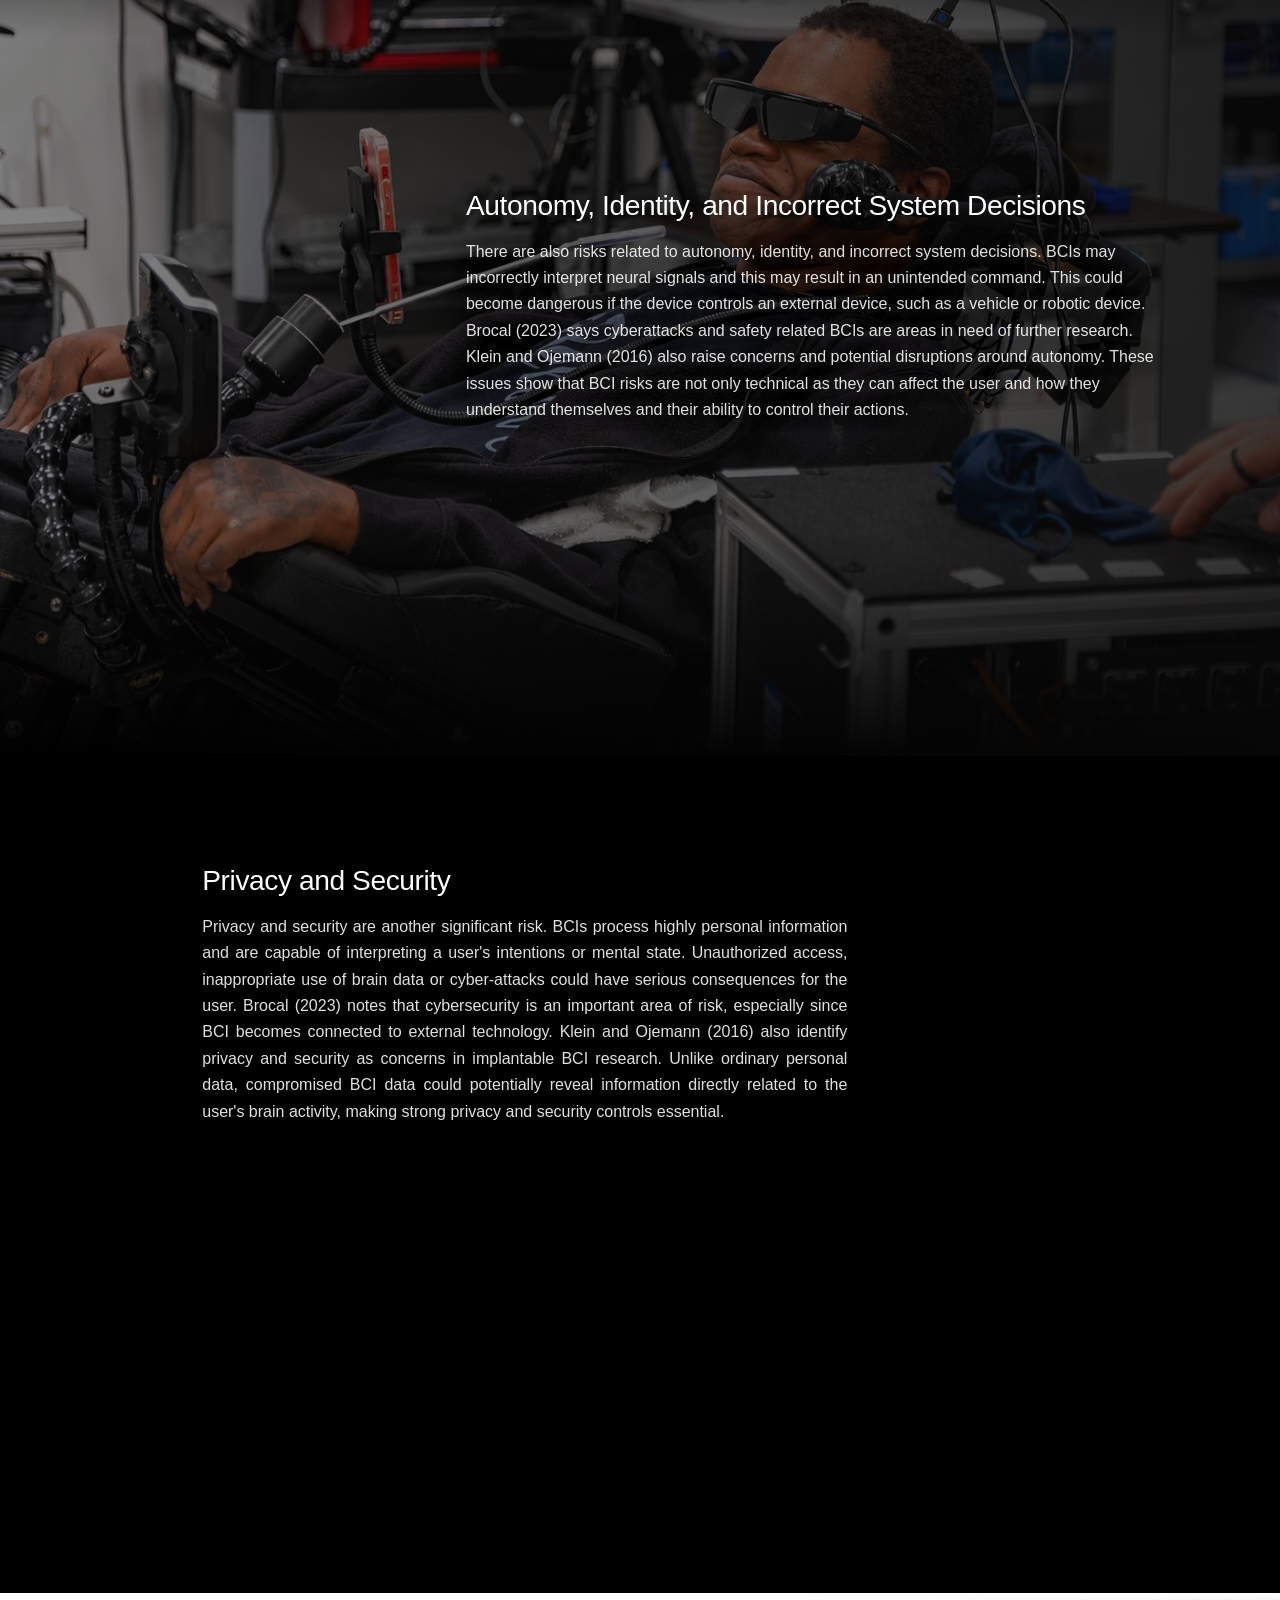
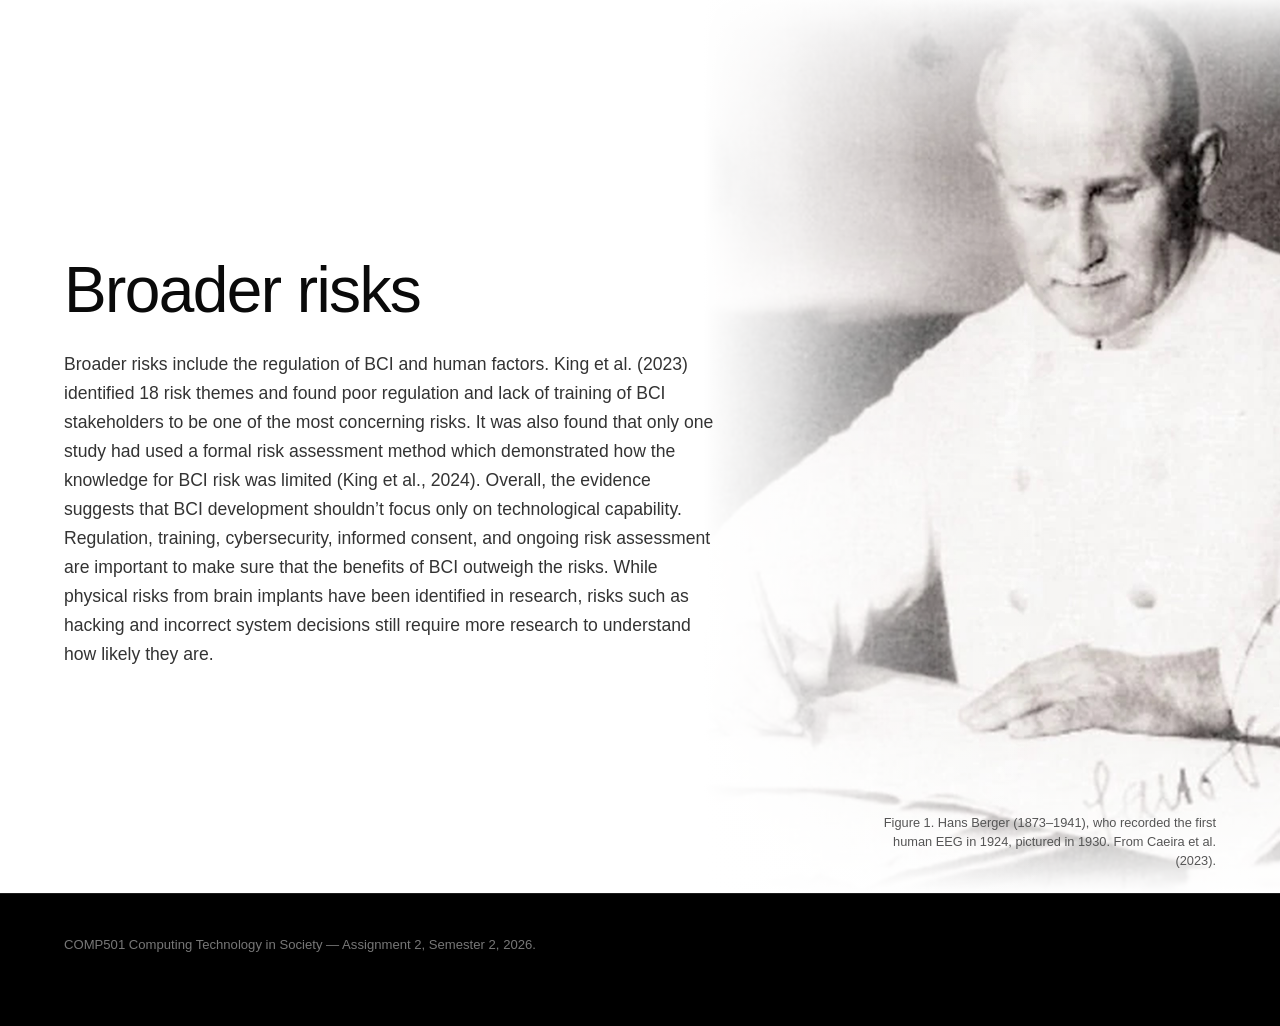
<file: misc/risks.html>
<!DOCTYPE html>
<html lang="en-NZ">
<head>
<meta charset="utf-8">
<meta name="viewport" content="width=device-width, initial-scale=1">
<title>Risks &mdash; Brain-Computer Interfaces</title>
<link rel="stylesheet" href="../styles/main.css">
</head>
<body>

<header class="masthead">
  <nav aria-label="Main">
    <a href="../index.html">Home</a>
    <a href="topic.html">Technology</a>
    <a href="opportunities.html">Opportunities</a>
    <a href="risks.html" aria-current="page">Risks</a>
    <a href="choices.html">Choices</a>
    <a href="references.html">References</a>
    <a href="team-members.html">Team</a>
    <a href="meetings.html">Meeting Minutes</a>
  </nav>
  <a class="wordmark" href="../index.html" aria-label="Home"><img src="../images/brain-logo.png" alt="Brain-Computer Interfaces"></a>
</header>

<div class="pagehead opp-pagehead vid-head">
  <video class="hero-video" autoplay muted loop playsinline poster="../media/hero-poster.jpg"><source src="../media/hero.mp4" type="video/mp4"></video>
  <div class="hero-scrim vid-scrim"></div>
  <p class="vid-credit">Background video: Michigan Medicine (2025).</p>
  <div class="ph-text">
  <h1>Risks</h1>
  <p class="standfirst">Brain computer interfaces give people the opportunity to rehabilitate and reintegrate into society, communicate with computers, and enable human-computer interaction. However, the ability to interpret brain activity also creates risks. These risks extend beyond the individual and affect organizations as well as society as a whole. Research says that BCI risks are not fully understood, making assessments crucial before technology becomes more widely used and adopted (King et al., 2024).</p>
  </div>
</div>

<main class="opp-main">
  <section class="stagger stagger-left">
    <div class="opp-text">
        <h2>Physical and Psychological harm</h2>
      <p>A major risk of BCI is physical and psychological harm, especially with invasive BCIs. Implantable BCIs must be placed within or around the brain which raises safety concerns around the procedure and long-term use and effects of the device. Klein and Ojemann (2016) identify the various safety concerns alongside potential cognitive and communicative impairments as critical risks that need to be considered when obtaining informed consent. This is important because BCI technology is used directly with the brain, which means failures may have more serious consequences than failures in conventional computer interfaces. These risks are not limited to medical complications as they can occur throughout the entire system lifecycle and may affect individuals, organizations and society. However, the level of risk depends on the type of BCI being used, as implanted devices may create different risks than non-invasive devices.</p>
      </div>
  </section>

  <figure class="photo-window">
    <img style="object-position: 63% 30%" src="../images/risk-implant-participant.jpg" alt="Phillip McKenzie in a wheelchair with cables connected to implanted ports on his head">
    <div class="photo-scrim"></div>
    <figcaption>Figure 3. Phillip McKenzie, paralysed from the neck down, using an implanted brain-computer interface at the University of Pittsburgh. Photo by UPMC and Pitt Health Sciences, from Hamilton (2025).</figcaption>
    <div class="opp-text">
        <h2>Autonomy, Identity, and Incorrect System Decisions</h2>
      <p>There are also risks related to autonomy, identity, and incorrect system decisions. BCIs may incorrectly interpret neural signals and this may result in an unintended command. This could become dangerous if the device controls an external device, such as a vehicle or robotic device. Brocal (2023) says cyberattacks and safety related BCIs are areas in need of further research. Klein and Ojemann (2016) also raise concerns and potential disruptions around autonomy. These issues show that BCI risks are not only technical as they can affect the user and how they understand themselves and their ability to control their actions.</p>
      </div>
  </figure>

  <section class="stagger stagger-left">
    <div class="opp-text">
        <h2>Privacy and Security</h2>
      <p>Privacy and security are another significant risk. BCIs process highly personal information and are capable of interpreting a user's intentions or mental state. Unauthorized access, inappropriate use of brain data or cyber-attacks could have serious consequences for the user. Brocal (2023) notes that cybersecurity is an important area of risk, especially since BCI becomes connected to external technology. Klein and Ojemann (2016) also identify privacy and security as concerns in implantable BCI research. Unlike ordinary personal data, compromised BCI data could potentially reveal information directly related to the user's brain activity, making strong privacy and security controls essential.</p>
      </div>
  </section>
</main>

<div class="pagehead opp-pagehead ph-split ph-wide-text abstract-window">
  <div class="ph-text">
  <h2 class="ph-title">Broader risks</h2>
  <p class="standfirst">Broader risks include the regulation of BCI and human factors. King et al. (2023) identified 18 risk themes and found poor regulation and lack of training of BCI stakeholders to be one of the most concerning risks. It was also found that only one study had used a formal risk assessment method which demonstrated how the knowledge for BCI risk was limited (King et al., 2024). Overall, the evidence suggests that BCI development shouldn’t focus only on technological capability. Regulation, training, cybersecurity, informed consent, and ongoing risk assessment are important to make sure that the benefits of BCI outweigh the risks. While physical risks from brain implants have been identified in research, risks such as hacking and incorrect system decisions still require more research to understand how likely they are.</p>
  </div>
  <figure class="ph-img"><img src="../images/hans-berger.jpg" alt="Hans Berger writing at his desk, with a model brain beside him"><figcaption>Figure 1. Hans Berger (1873&ndash;1941), who recorded the first human EEG in 1924, pictured in 1930. From Caeira et al. (2023).</figcaption></figure>
</div>

<footer>
  <p>COMP501 Computing Technology in Society &mdash; Assignment 2, Semester 2, 2026.</p>
</footer>

<script src="../scripts/site.js"></script>
</body>
</html>
</file>
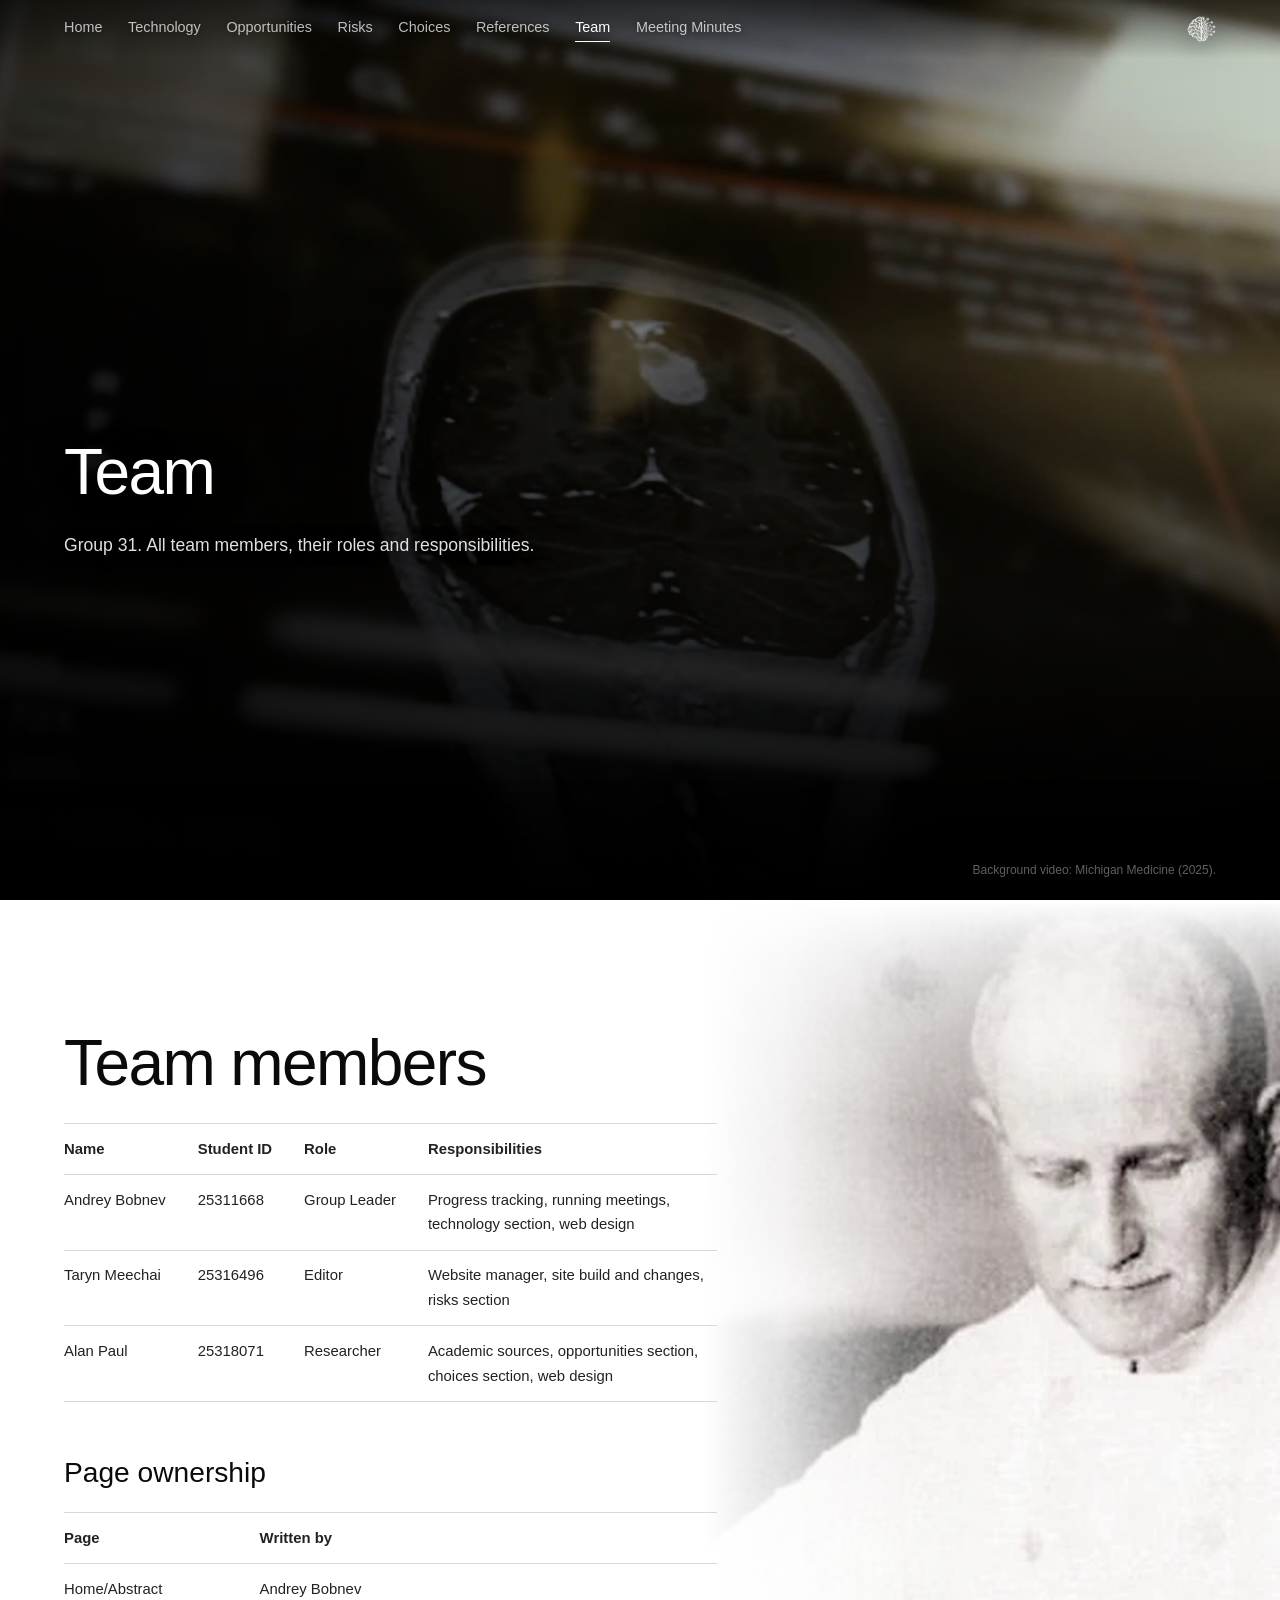
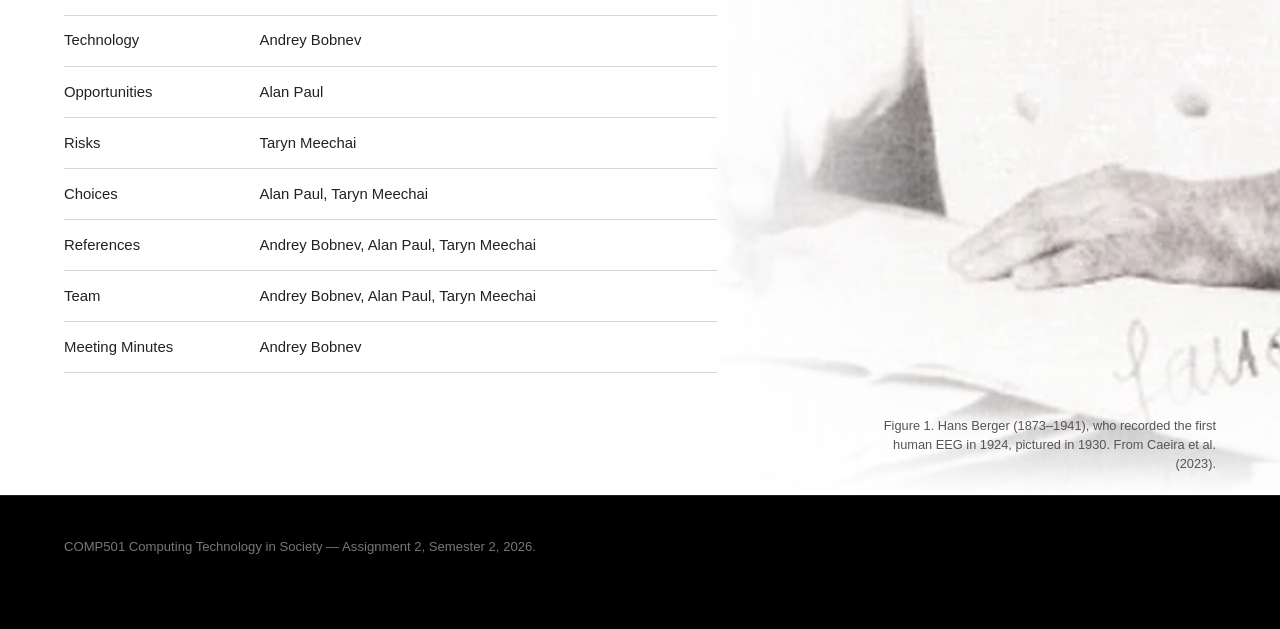
<file: misc/team-members.html>
<!DOCTYPE html>
<html lang="en-NZ">
<head>
<meta charset="utf-8">
<meta name="viewport" content="width=device-width, initial-scale=1">
<title>Team &mdash; Brain-Computer Interfaces</title>
<link rel="stylesheet" href="../styles/main.css">
<style>
  .team-main { padding-top: 1.5rem; }
  .team-table { margin-top: 0; max-width: 60rem; }
  .team-table th, .team-table td { white-space: nowrap; padding-right: 2rem; }
  .team-table th:last-child, .team-table td:last-child { white-space: normal; padding-right: 0; }
</style>
</head>
<body class="dark-page">

<header class="masthead">
  <nav aria-label="Main">
    <a href="../index.html">Home</a>
    <a href="topic.html">Technology</a>
    <a href="opportunities.html">Opportunities</a>
    <a href="risks.html">Risks</a>
    <a href="choices.html">Choices</a>
    <a href="references.html">References</a>
    <a href="team-members.html" aria-current="page">Team</a>
    <a href="meetings.html">Meeting Minutes</a>
  </nav>
  <a class="wordmark" href="../index.html" aria-label="Home"><img src="../images/brain-logo.png" alt="Brain-Computer Interfaces"></a>
</header>

<div class="pagehead opp-pagehead vid-head">
  <video class="hero-video" autoplay muted loop playsinline poster="../media/hero-poster.jpg"><source src="../media/hero.mp4" type="video/mp4"></video>
  <div class="hero-scrim vid-scrim"></div>
  <p class="vid-credit">Background video: Michigan Medicine (2025).</p>
  <div class="ph-text">
  <h1>Team</h1>
  <p class="standfirst">Group 31. All team members, their roles and responsibilities.</p>
  </div>
</div>

<div class="pagehead opp-pagehead ph-split ph-wide-text abstract-window">
  <div class="ph-text">
  <h2 class="ph-title">Team members</h2>
  <table class="team-table">
      <thead>
        <tr><th>Name</th><th>Student ID</th><th>Role</th><th>Responsibilities</th></tr>
      </thead>
      <tbody>
        <tr><td>Andrey Bobnev</td><td>25311668</td><td>Group Leader</td>
            <td>Progress tracking, running meetings, technology section, web design</td></tr>
        <tr><td>Taryn Meechai</td><td>25316496</td><td>Editor</td>
            <td>Website manager, site build and changes, risks section</td></tr>
        <tr><td>Alan Paul</td><td>25318071</td><td>Researcher</td>
            <td>Academic sources, opportunities section, choices section, web design</td></tr>
      </tbody>
    </table>
  <h3 class="win-sub">Page ownership</h3>
  <table>
      <thead>
        <tr><th>Page</th><th>Written by</th></tr>
      </thead>
      <tbody>
        <tr><td>Home/Abstract</td><td>Andrey Bobnev</td></tr>
        <tr><td>Technology</td><td>Andrey Bobnev</td></tr>
        <tr><td>Opportunities</td><td>Alan Paul</td></tr>
        <tr><td>Risks</td><td>Taryn Meechai</td></tr>
        <tr><td>Choices</td><td>Alan Paul, Taryn Meechai</td></tr>
        <tr><td>References</td><td>Andrey Bobnev, Alan Paul, Taryn Meechai</td></tr>
        <tr><td>Team</td><td>Andrey Bobnev, Alan Paul, Taryn Meechai</td></tr>
        <tr><td>Meeting Minutes</td><td>Andrey Bobnev</td></tr>
      </tbody>
    </table>
  </div>
  <figure class="ph-img"><img src="../images/hans-berger.jpg" alt="Hans Berger writing at his desk, with a model brain beside him"><figcaption>Figure 1. Hans Berger (1873&ndash;1941), who recorded the first human EEG in 1924, pictured in 1930. From Caeira et al. (2023).</figcaption></figure>
</div>

<footer>
  <p>COMP501 Computing Technology in Society &mdash; Assignment 2, Semester 2, 2026.</p>
</footer>

<script src="../scripts/site.js"></script>
</body>
</html>
</file>
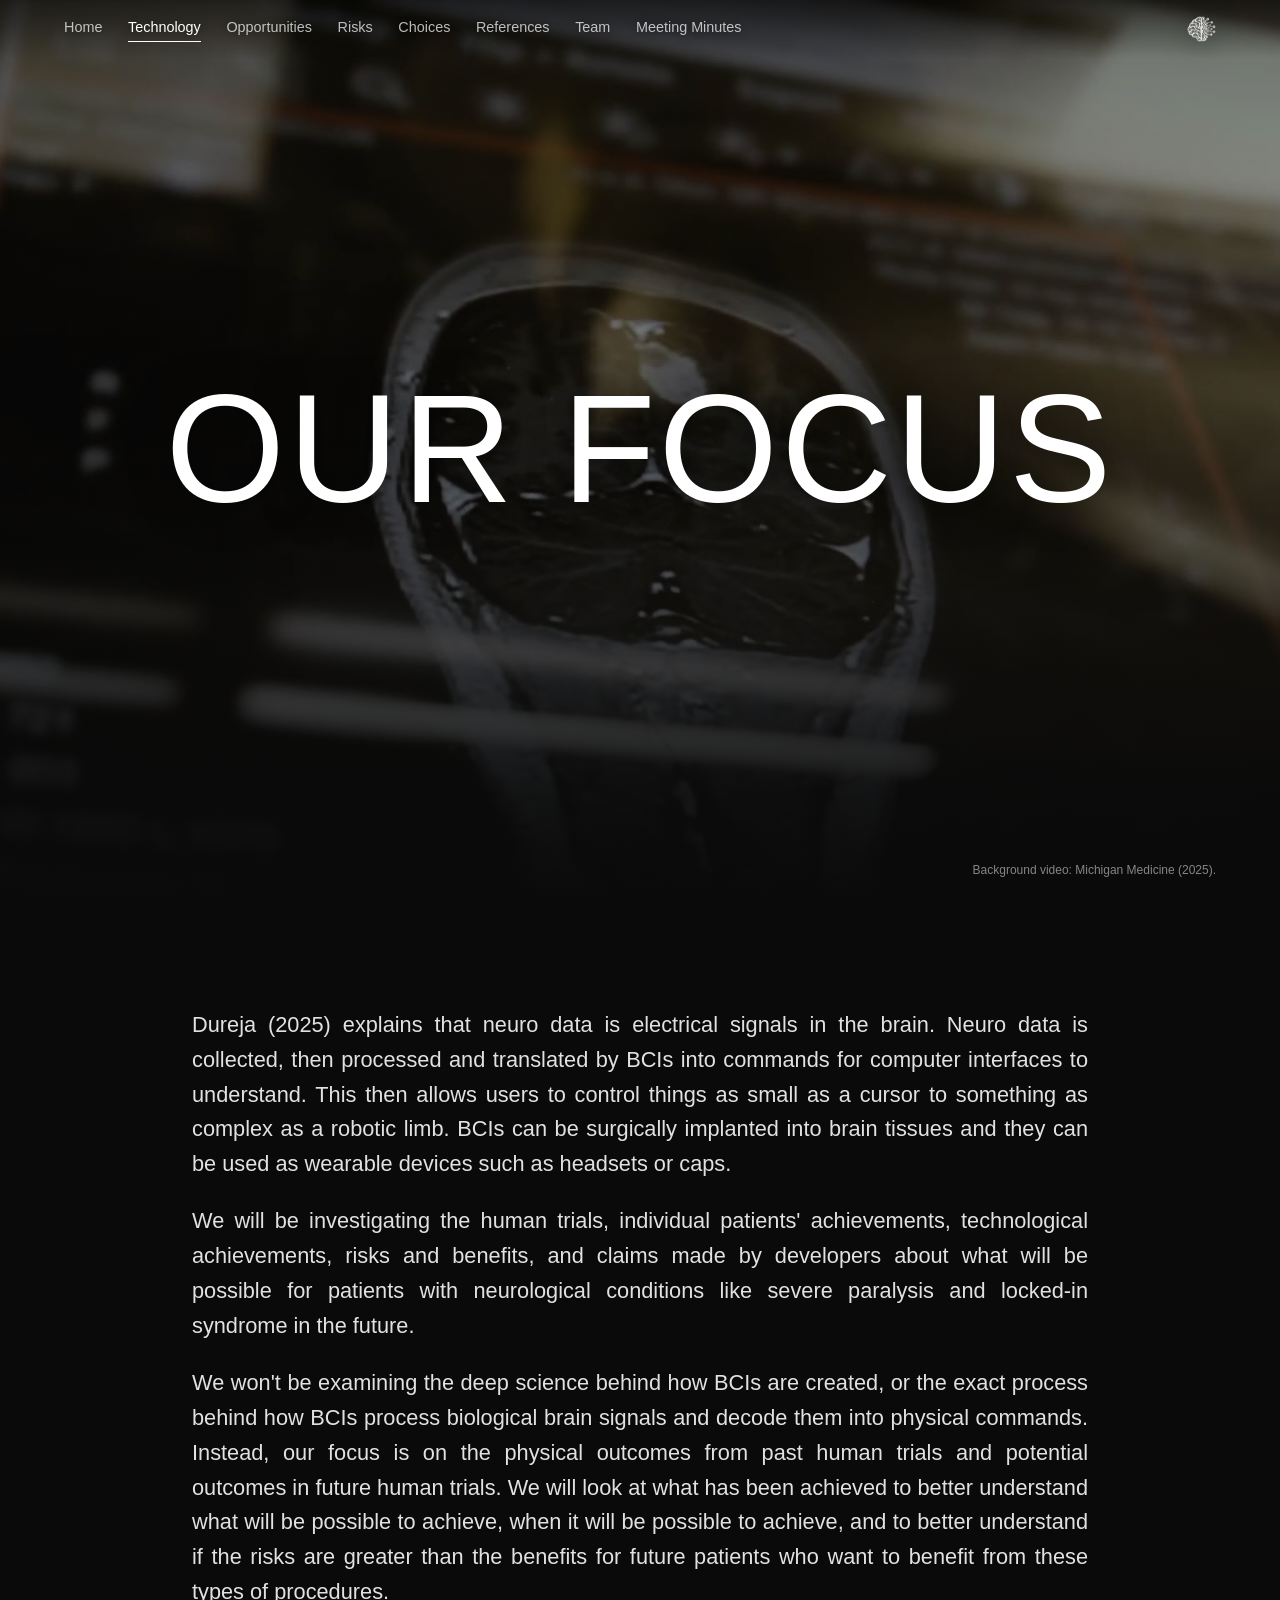
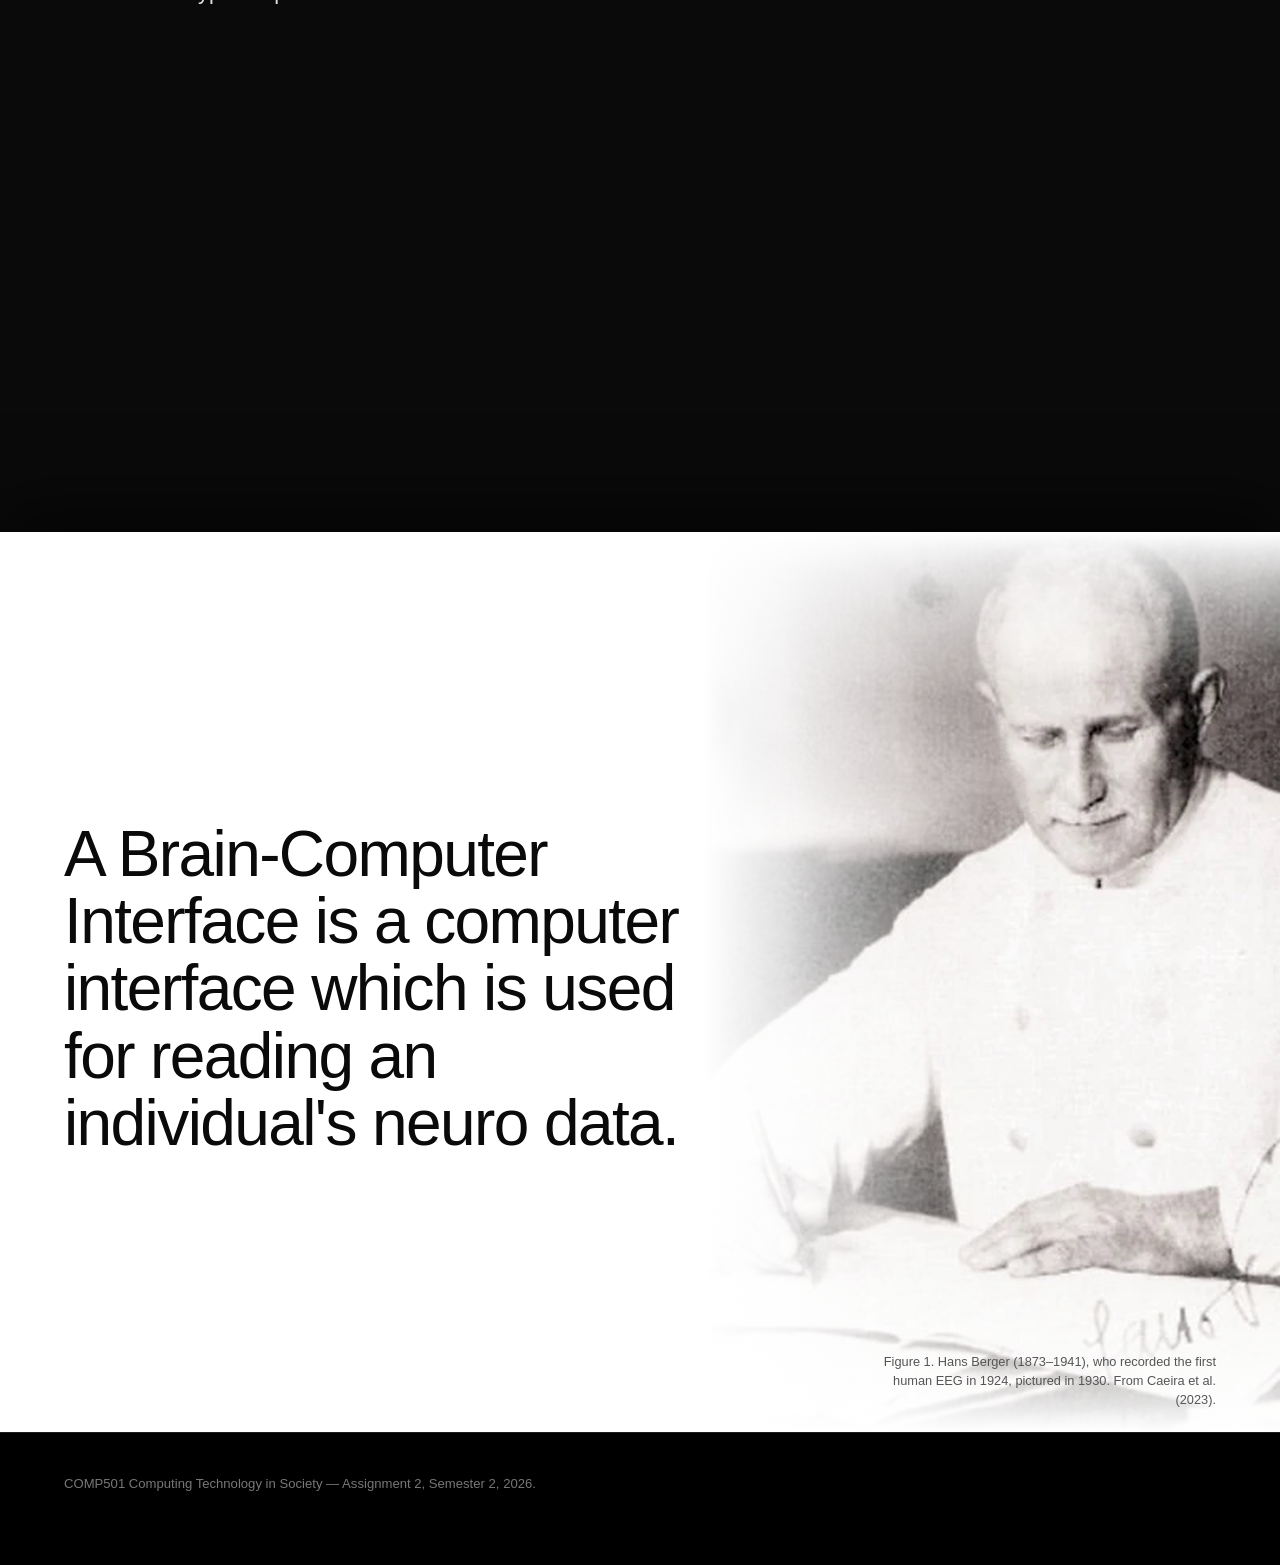
<file: misc/topic.html>
<!DOCTYPE html>
<html lang="en-NZ">
<head>
<meta charset="utf-8">
<meta name="viewport" content="width=device-width, initial-scale=1">
<title>Technology &mdash; Brain-Computer Interfaces</title>
<link rel="stylesheet" href="../styles/main.css">
</head>
<body>

<header class="masthead">
  <nav aria-label="Main">
    <a href="../index.html">Home</a>
    <a href="topic.html" aria-current="page">Technology</a>
    <a href="opportunities.html">Opportunities</a>
    <a href="risks.html">Risks</a>
    <a href="choices.html">Choices</a>
    <a href="references.html">References</a>
    <a href="team-members.html">Team</a>
    <a href="meetings.html">Meeting Minutes</a>
  </nav>
  <a class="wordmark" href="../index.html" aria-label="Home"><img src="../images/brain-logo.png" alt="Brain-Computer Interfaces"></a>
</header>

<main class="topic-main">

<section class="abstract-block dark-block vid-head vid-title">
  <video class="hero-video" autoplay muted loop playsinline poster="../media/hero-poster.jpg"><source src="../media/hero.mp4" type="video/mp4"></video>
  <div class="hero-scrim vid-scrim"></div>
  <p class="vid-credit">Background video: Michigan Medicine (2025).</p>
  <div class="abstract-title-screen">
    <h1 class="abstract-title">OUR FOCUS</h1>
  </div>
  </section>

<section class="abstract-block dark-block">
  <div class="abstract-body">
    <div class="abstract-paras">
      <p>Dureja (2025) explains that neuro data is electrical signals in the brain. Neuro data is collected, then processed and translated by BCIs into commands for computer interfaces to understand. This then allows users to control things as small as a cursor to something as complex as a robotic limb. BCIs can be surgically implanted into brain tissues and they can be used as wearable devices such as headsets or caps.</p>
      <p>We will be investigating the human trials, individual patients' achievements, technological achievements, risks and benefits, and claims made by developers about what will be possible for patients with neurological conditions like severe paralysis and locked-in syndrome in the future.</p>
      <p>We won't be examining the deep science behind how BCIs are created, or the exact process behind how BCIs process biological brain signals and decode them into physical commands. Instead, our focus is on the physical outcomes from past human trials and potential outcomes in future human trials. We will look at what has been achieved to better understand what will be possible to achieve, when it will be possible to achieve, and to better understand if the risks are greater than the benefits for future patients who want to benefit from these types of procedures.</p>
    </div>
  </div>
</section>

<div class="pagehead opp-pagehead ph-split ph-wide-text abstract-window">
  <div class="ph-text">
  <h2 class="ph-title">A Brain-Computer Interface is a computer interface which is used for reading an individual's neuro data.</h2>
  </div>
  <figure class="ph-img"><img src="../images/hans-berger.jpg" alt="Hans Berger writing at his desk, with a model brain beside him"><figcaption>Figure 1. Hans Berger (1873&ndash;1941), who recorded the first human EEG in 1924, pictured in 1930. From Caeira et al. (2023).</figcaption></figure>
</div>

</main>

<footer>
  <p>COMP501 Computing Technology in Society &mdash; Assignment 2, Semester 2, 2026.</p>
</footer>

<script src="../scripts/site.js"></script>
</body>
</html>
</file>
<file: styles/main.css>
:root {
  --ink: #0a0a0a;
  --paper: #ffffff;
  --mist: #f4f4f2;
  --line: #d9d9d4;
  --muted: #6e6e68;
  --measure: 66ch;
  --gutter: clamp(1.5rem, 5vw, 6rem);
}
*,
::after,
::before {
  box-sizing: border-box;
}
html {
  -webkit-text-size-adjust: 100%;
  scroll-behavior: smooth;
}
@media (prefers-reduced-motion: reduce) {
  html {
    scroll-behavior: auto;
  }
  * {
    animation: none !important;
    transition: none !important;
  }
}
body {
  margin: 0;
  background: var(--paper);
  color: var(--ink);
  font-family: "Helvetica Neue", Helvetica, Arial, system-ui, sans-serif;
  font-size: 17px;
  line-height: 1.65;
  -webkit-font-smoothing: antialiased;
}
.masthead,
.masthead nav {
  display: flex;
  flex-wrap: wrap;
}
.masthead {
  position: sticky;
  z-index: 10;
  align-items: center;
  gap: 0.6rem 2.5rem;
  padding: 0.85rem clamp(1.5rem, 5%, 6rem);
  min-height: 58px;
  background: var(--ink);
}
.wordmark {
  display: inline-flex;
  align-items: center;
  line-height: 0;
  margin-left: auto;
  order: 2;
}
.wordmark img {
  height: 30px;
  width: auto;
  display: block;
  filter: drop-shadow(0 2px 14px rgba(0, 0, 0, 0.75));
}
.masthead nav {
  gap: 0.4rem 1.6rem;
}
.masthead nav a {
  font-size: 0.9rem;
  color: rgba(255, 255, 255, 0.72);
  text-decoration: none;
  padding-bottom: 2px;
  border-bottom: 1px solid transparent;
  text-shadow: 0 1px 10px rgba(0, 0, 0, 0.55);
}
.masthead nav a:focus-visible,
.masthead nav a:hover {
  color: #fff;
  border-bottom-color: #fff;
}
.masthead nav a[aria-current="page"] {
  color: #fff;
  border-bottom-color: #fff;
}
.hero {
  position: relative;
  isolation: isolate;
  display: flex;
  align-items: flex-end;
  background: var(--ink);
  color: var(--paper);
  padding: clamp(5rem, 16vh, 11rem) var(--gutter) clamp(3.5rem, 10vh, 6rem);
  overflow: hidden;
}
.hero-scrim,
.hero-video {
  position: absolute;
  inset: 0;
}
.hero-video {
  width: 100%;
  height: 100%;
  object-fit: cover;
  z-index: -2;
}
.hero-scrim {
  z-index: -1;
  background: linear-gradient(
    to top,
    #0a0a0a 0,
    rgba(10, 10, 10, 0.92) 12%,
    rgba(10, 10, 10, 0.55) 38%,
    rgba(10, 10, 10, 0.35) 62%,
    rgba(10, 10, 10, 0.55) 100%
  );
}
.hero-content {
  position: relative;
}
.hero h1,
.pagehead h1 {
  margin: 0;
  max-width: 20ch;
  font-weight: 300;
}
.hero h1 {
  font-size: clamp(2.3rem, 6.5vw, 5.2rem);
  line-height: 1.04;
  letter-spacing: -0.03em;
  text-shadow: 0 2px 30px rgba(0, 0, 0, 0.5);
}
.hero p {
  max-width: 46ch;
  margin: 1.8rem 0 0;
  font-size: clamp(1rem, 1.6vw, 1.2rem);
  color: rgba(255, 255, 255, 0.82);
  text-shadow: 0 1px 16px rgba(0, 0, 0, 0.6);
}
.pagehead {
  padding: clamp(3.5rem, 11vh, 7rem) var(--gutter) clamp(2rem, 5vh, 3.5rem);
  border-bottom: 1px solid var(--line);
}
.pagehead h1 {
  font-size: clamp(2.2rem, 5.5vw, 4rem);
  line-height: 1.05;
  letter-spacing: -0.025em;
}
.pagehead .standfirst {
  margin: 1.6rem 0 0;
  font-size: 1.1rem;
  color: var(--muted);
}
main {
  padding: clamp(2.5rem, 7vh, 5rem) var(--gutter) 6rem;
}
section {
  margin: 0 0 clamp(2.5rem, 6vh, 4.5rem);
}
h2 {
  margin: 0 0 1rem;
  font-size: clamp(1.4rem, 2.6vw, 1.95rem);
  font-weight: 400;
  line-height: 1.2;
  letter-spacing: -0.015em;
}
h3 {
  margin: 2rem 0 0.6rem;
  font-size: 1.05rem;
}
p {
  margin: 0 0 1.1rem;
}
a {
  color: var(--ink);
  text-decoration-thickness: 1px;
  text-underline-offset: 3px;
}
.pagehead .standfirst,
figure,
ol,
p,
section,
table,
ul {
  max-width: var(--measure);
}
ol,
ul {
  padding-left: 1.2rem;
}
li {
  margin-bottom: 0.5rem;
}
figure {
  margin: 2.5rem 0;
}
figure img {
  width: 100%;
  height: auto;
  display: block;
}
figcaption {
  margin-top: 0.7rem;
  font-size: 0.85rem;
  line-height: 1.5;
  color: var(--muted);
}
table {
  width: 100%;
  border-collapse: collapse;
  margin: 2rem 0;
  font-size: 0.93rem;
}
td,
th {
  text-align: left;
  vertical-align: top;
  padding: 0.8rem 1rem 0.8rem 0;
  border-top: 1px solid var(--line);
}
h3,
th {
  font-weight: 600;
}
tbody tr:last-child td {
  border-bottom: 1px solid var(--line);
}
.contents a:focus-visible .label,
.contents a:hover .label {
  text-decoration: underline;
  text-underline-offset: 3px;
}
footer {
  padding: 2.5rem var(--gutter) 4rem;
  border-top: 1px solid var(--line);
  font-size: 0.82rem;
  color: var(--muted);
}
footer p {
  max-width: 70ch;
  margin: 0 0 0.4rem;
}
a:focus-visible,
button:focus-visible {
  outline: 2px solid currentColor;
  outline-offset: 3px;
}
@media (max-width: 640px) {
  body {
    font-size: 16px;
  }
  .wordmark img {
    height: 34px;
  }
  .masthead nav {
    gap: 0.3rem 1.1rem;
    margin-left: 0;
    width: 100%;
  }
}
.photo-band {
  position: relative;
  isolation: isolate;
  overflow: hidden;
  background: var(--ink);
  color: #fff;
  border-bottom: none;
}
.photo-band h1,
.photo-band h2 {
  color: #fff;
  text-shadow: 0 2px 24px rgba(0, 0, 0, 0.5);
}
.photo-band .standfirst,
.photo-band p {
  color: rgba(255, 255, 255, 0.86);
  text-shadow: 0 1px 14px rgba(0, 0, 0, 0.6);
}
.pagehead.photo-band {
  min-height: 70vh;
  display: flex;
  flex-direction: column;
  justify-content: flex-end;
  border-bottom: none;
}
main:not(:has(section)) {
  padding: 0;
}
.abstract-block {
  max-width: none;
  margin: 0;
}
.abstract-title-screen {
  min-height: 100vh;
  min-height: 100svh;
  display: flex;
  align-items: center;
  justify-content: center;
  padding: 0 var(--gutter);
}
.abstract-title {
  margin: 0;
  color: #fff;
  font-size: clamp(4rem, 17vw, 16rem);
  font-weight: 200;
  letter-spacing: 0.02em;
  line-height: 1;
  text-align: center;
}
.abstract-body {
  padding: 0 var(--gutter) clamp(6rem, 18vh, 12rem);
  display: flex;
  justify-content: center;
}
.abstract-body p,
.abstract-paras p {
  color: rgba(255, 255, 255, 0.88);
  font-size: clamp(1.1rem, 1.7vw, 1.45rem);
  line-height: 1.6;
  text-align: justify;
  hyphens: auto;
}
.abstract-body p {
  max-width: 56rem;
  margin: 0;
}
.dark-block {
  background: #0a0a0a;
  color: #fff;
}
.abstract-paras {
  max-width: 56rem;
}
.abstract-paras p {
  max-width: none;
  margin: 0 0 1.4rem;
}
.abstract-paras p:last-child,
.opp-text p:last-child {
  margin-bottom: 0;
}
.dark-block .abstract-title {
  font-size: clamp(3rem, 12vw, 12rem);
  white-space: nowrap;
}
.pagehead.photo-band.band-after {
  min-height: 85vh;
  justify-content: center;
  padding-bottom: clamp(4rem, 12vh, 8rem);
}
.dark-block + .photo-band + .dark-block .abstract-body,
.pagehead.photo-band.band-after,
.topic-main .vid-title + .abstract-block .abstract-body {
  padding-top: clamp(4rem, 12vh, 8rem);
}
.opp-main {
  padding: 0;
  background: #000;
}
.opp-row {
  max-width: none;
  margin: 0;
  display: grid;
  grid-template-columns: 1fr 1fr;
  gap: clamp(2rem, 6vw, 6rem);
  align-items: center;
  background: #000;
  color: #fff;
}
.opp-row.reverse .opp-text {
  order: 2;
  justify-self: start;
}
.opp-text {
  max-width: 40rem;
}
.opp-row:not(.reverse) .opp-text {
  justify-self: end;
}
.opp-text h2 {
  color: #fff;
  font-weight: 400;
  font-size: clamp(1.4rem, 2.2vw, 2rem);
  margin: 0 0 1rem;
}
.opp-text p {
  color: rgba(255, 255, 255, 0.88);
  font-size: clamp(1rem, 1.25vw, 1.2rem);
  line-height: 1.65;
  margin: 0 0 1.1rem;
  max-width: none;
}
@media (max-width: 820px) {
  .opp-row {
    grid-template-columns: 1fr;
  }
  .opp-row.reverse .opp-text {
    order: 0;
  }
  .opp-row .opp-text {
    justify-self: start;
  }
}
.band-single {
  max-width: 60rem;
  margin: 0 auto;
  text-align: center;
  width: 100%;
}
.band-single h1 {
  max-width: none;
  margin: 0;
  font-size: clamp(2rem, 3.6vw, 3.8rem);
}
.band-single.band-left-align {
  max-width: 96rem;
  text-align: left;
}
.band-single.band-left-align h1 {
  max-width: 22ch;
}
.opp-pagehead {
  min-height: calc(100vh - 58px);
  min-height: calc(100svh - 58px);
  display: flex;
  flex-direction: column;
  justify-content: center;
}
.ph-split {
  display: grid;
  gap: clamp(2rem, 5vw, 6rem);
  align-items: center;
}
.ph-split .ph-text .standfirst {
  max-width: var(--measure);
  max-width: none;
}
.ph-img {
  justify-self: center;
  text-align: center;
}
.ph-img img {
  width: min(42vw, 78vh, 640px);
  display: block;
}
.ph-img figcaption {
  margin: 1rem auto 0;
  max-width: 30rem;
  color: var(--muted);
  line-height: 1.5;
  position: absolute;
  left: 0;
  right: 0;
  bottom: 0;
  margin: 0;
  max-width: none;
  padding: 3rem 2rem 1rem 22%;
  background: linear-gradient(to top, rgba(0, 0, 0, 0.65), transparent);
  text-align: right;
  z-index: 3;
  background: 0 0;
  padding: 0 var(--gutter) 1.4rem 30%;
  color: rgba(255, 255, 255, 0.5);
  font-size: 0.8rem;
  text-shadow: 0 1px 6px rgba(0, 0, 0, 0.9);
}
@media (max-width: 820px) {
  .ph-split {
    grid-template-columns: 1fr;
  }
  .ph-img img {
    width: min(80vw, 420px);
  }
}
.ph-split {
  position: relative;
  overflow: hidden;
}
.ph-split .ph-text {
  grid-column: 1;
  position: relative;
}
.ph-img {
  position: absolute;
  top: 0;
  bottom: 0;
  right: 0;
  margin: 0;
  max-width: none;
  clip-path: polygon(18%0, 100%0, 100% 100%, 0 100%);
}
.ph-img img {
  width: 100%;
  height: 100%;
  aspect-ratio: auto;
  object-fit: cover;
  border-radius: 0;
  filter: grayscale(1) contrast(1.08) brightness(0.78);
  filter: none;
}
@media (max-width: 820px) {
  .ph-split .ph-text {
    grid-column: 1;
  }
  .ph-img {
    position: relative;
    width: 100%;
    height: 60vh;
    clip-path: none;
  }
}
.ph-split {
  grid-template-columns: 2fr 3fr;
}
@media (max-width: 820px) {
  .ph-split {
    grid-template-columns: 1fr;
  }
  .ph-img {
    width: 100%;
  }
}
.ph-split {
  background: #000;
  border-bottom: none;
}
.dark-page .pagehead h1,
.dark-page .ref-list a:hover,
.dark-page a,
.dark-page h2,
.dark-page h3,
.dark-page th,
.ph-split h1 {
  color: #fff;
}
.ph-split .standfirst {
  color: rgba(255, 255, 255, 0.85);
}
.ph-img {
  width: 64%;
  overflow: hidden;
  z-index: 0;
  isolation: isolate;
  clip-path: none;
}
.ph-img::after,
.ph-img::before {
  position: absolute;
  inset: 0;
  pointer-events: none;
}
.ph-img::before {
  z-index: 1;
  background: linear-gradient(
    135deg,
    rgba(70, 140, 255, 0.55),
    rgba(20, 60, 160, 0.35)
  );
  mix-blend-mode: color;
}
.ph-img::after {
  content: "";
  z-index: 2;
  background:
    linear-gradient(
      to right,
      #000 0,
      rgba(0, 0, 0, 0.85) 14%,
      rgba(0, 0, 0, 0.35) 38%,
      transparent 60%
    ),
    linear-gradient(to top, #000 0, transparent 28%),
    linear-gradient(to bottom, rgba(0, 0, 0, 0.7) 0, transparent 22%);
}
@media (max-width: 820px) {
  .ph-img::after {
    background: linear-gradient(to top, #000 0, transparent 40%);
  }
}
.ph-split .ph-text {
  z-index: 5;
}
.ph-img::before {
  content: none;
}
.hero {
  min-height: calc(100vh - 58px);
  min-height: calc(100svh - 58px);
}
.ph-title {
  margin: 0;
  max-width: none;
  color: #fff;
  font-size: clamp(2.2rem, 5.5vw, 4rem);
  font-weight: 300;
  line-height: 1.05;
  letter-spacing: -0.025em;
}
.dark-page {
  --ink: #fff;
  --paper: #000;
  --mist: #111;
  --line: #262626;
  --muted: #9a9a9a;
  background: #000;
  color: rgba(255, 255, 255, 0.88);
}
.dark-page .masthead {
  background: #0a0a0a;
  border-bottom-color: #1d1d1d;
}
.dark-page .pagehead {
  background: #000;
  border-bottom-color: #1d1d1d;
}
.dark-page .ref-list a {
  color: #9a9a9a;
  text-decoration-color: #444;
}
.dark-page .m-pdf {
  border-color: #fff;
  color: #fff;
}
.dark-page .m-pdf:hover {
  background: #fff;
  color: #000;
}
.dark-page footer,
footer {
  background: #000;
  color: #777;
  border-top-color: #1d1d1d;
}
main.topic-main {
  padding: 0;
}
.ph-wide-text {
  grid-template-columns: 3fr 2fr;
}
.ph-wide-text .ph-img {
  width: 45%;
}
@media (max-width: 820px) {
  .ph-wide-text {
    grid-template-columns: 1fr;
  }
  .ph-wide-text .ph-img {
    width: 100%;
  }
}
.vid-head {
  position: relative;
  isolation: isolate;
  overflow: hidden;
  display: flex;
  flex-direction: column;
  justify-content: center;
  background: #000;
  color: #fff;
  border-bottom: none;
}
.vid-scrim {
  background:
    linear-gradient(
      to right,
      rgba(0, 0, 0, 0.75) 0,
      rgba(0, 0, 0, 0.35) 55%,
      rgba(0, 0, 0, 0.2) 100%
    ),
    linear-gradient(to top, #000 0, transparent 30%);
}
.vid-head .ph-text {
  position: relative;
  max-width: 46rem;
}
.vid-head h1 {
  color: #fff;
  text-shadow: 0 2px 30px rgba(0, 0, 0, 0.5);
}
.vid-head .standfirst {
  color: rgba(255, 255, 255, 0.88);
  max-width: none;
  text-shadow: 0 1px 16px rgba(0, 0, 0, 0.6);
}
.vid-title {
  padding: 0;
}
.vid-title .vid-scrim {
  background: linear-gradient(
    to top,
    #000 0,
    rgba(0, 0, 0, 0.45) 35%,
    rgba(0, 0, 0, 0.45) 100%
  );
}
.vid-title .abstract-title-screen {
  position: relative;
  min-height: calc(100vh - 58px);
  min-height: calc(100svh - 58px);
}
.vid-title .abstract-title {
  text-shadow: 0 2px 40px rgba(0, 0, 0, 0.5);
}
.topic-main .photo-band:last-child {
  margin-bottom: 0;
}
.vid-head .vid-scrim {
  background:
    linear-gradient(
      to right,
      rgba(0, 0, 0, 0.7) 0,
      rgba(0, 0, 0, 0.3) 55%,
      rgba(0, 0, 0, 0.15) 100%
    ),
    linear-gradient(
      to top,
      #000 0,
      rgba(0, 0, 0, 0.92) 12%,
      rgba(0, 0, 0, 0.5) 38%,
      transparent 62%
    );
}
.vid-title .vid-scrim {
  background: linear-gradient(
    to top,
    #0a0a0a 0,
    rgba(10, 10, 10, 0.92) 12%,
    rgba(10, 10, 10, 0.55) 38%,
    rgba(10, 10, 10, 0.35) 62%,
    rgba(10, 10, 10, 0.55) 100%
  );
}
.masthead {
  position: fixed;
  top: 0;
  left: 0;
  right: 0;
  border-bottom: none;
}
.dark-page .masthead,
.masthead {
  background: linear-gradient(to bottom, rgba(0, 0, 0, 0.55), transparent);
}
.hero,
.opp-pagehead.vid-head,
.vid-title .abstract-title-screen {
  min-height: 100vh;
  min-height: 100svh;
}
.photo-break figcaption,
.vid-credit {
  position: absolute;
  right: var(--gutter);
  z-index: 1;
  margin: 0;
}
.hero p.vid-credit,
.vid-credit {
  font-size: 0.75rem;
  color: rgba(255, 255, 255, 0.5);
  max-width: none;
}
.vid-credit {
  bottom: 1.2rem;
}
.hero p.vid-credit {
  margin: 0;
}
body {
  background: #000;
}
.opp-row {
  display: block;
  padding: clamp(3.5rem, 10vh, 6rem) var(--gutter);
}
.opp-row .opp-text {
  max-width: 44rem;
  margin: 0 auto 0 0;
}
.opp-row.reverse .opp-text {
  margin: 0 0 0 auto;
}
.photo-break {
  position: relative;
  margin: 0;
  max-width: none;
  height: 80vh;
  min-height: 26rem;
  overflow: hidden;
  background: #000;
}
.photo-break img {
  width: 100%;
  height: 100%;
  object-fit: cover;
  display: block;
}
.photo-break::after {
  content: "";
  position: absolute;
  inset: 0;
  pointer-events: none;
  background:
    linear-gradient(to bottom, #000 0, transparent 22%),
    linear-gradient(to top, #000 0, transparent 22%);
}
.photo-break figcaption {
  top: 1.4rem;
  max-width: 36rem;
  text-align: right;
  font-size: 0.8rem;
  line-height: 1.5;
  color: rgba(255, 255, 255, 0.75);
  text-shadow: 0 1px 6px rgba(0, 0, 0, 0.9);
}
.opp-conclusion .abstract-body {
  padding-top: clamp(4rem, 12vh, 8rem);
}
.photo-band.no-img {
  background: #0a0a0a;
}
.abstract-window {
  background: #fff;
  color: #0a0a0a;
  min-height: 100vh;
  min-height: 100svh;
  position: relative;
  z-index: 1;
  padding-top: calc(58px + clamp(2.5rem, 8vh, 5rem));
  padding-bottom: clamp(3rem, 10vh, 6rem);
  box-shadow: 0 -30px 60px rgba(0, 0, 0, 0.5);
}
.abstract-window .ph-title {
  color: #0a0a0a;
}
.abstract-window .standfirst {
  color: #333;
  text-shadow: none;
}
.abstract-window .ph-img::after {
  background:
    linear-gradient(
      to right,
      #fff 0,
      rgba(255, 255, 255, 0.85) 14%,
      rgba(255, 255, 255, 0.35) 38%,
      rgba(255, 255, 255, 0) 60%
    ),
    linear-gradient(to top, #fff 0, rgba(255, 255, 255, 0) 22%),
    linear-gradient(to bottom, #fff 0, rgba(255, 255, 255, 0) 18%);
}
.abstract-window .ph-img figcaption {
  color: #555;
  text-shadow: none;
}
footer {
  position: relative;
  z-index: 2;
}
.dark-page .abstract-window {
  background: #fff;
}
.masthead {
  transition: background-color 0.2s;
}
.dark-page .masthead.solid,
.masthead.solid {
  background: #0a0a0a;
}

.pin-under {
  position: sticky;
  z-index: 0;
}
.abstract-window {
  --ink: #0a0a0a;
  --line: #d9d9d4;
  --muted: #555;
}
.abstract-window .ph-text { position: relative; z-index: 1; }
.abstract-window h2.ph-title { color: #0a0a0a; margin-bottom: 1.6rem; }
.abstract-window,
.abstract-window th,
.abstract-window td,
.abstract-window li { color: #222; }
.abstract-window a,
.dark-page .abstract-window a { color: #0a0a0a; }
.abstract-window .ref-list a { color: #555; }
.abstract-window table { max-width: none; }
.abstract-window .ev-grid { grid-template-columns: repeat(auto-fill, minmax(14rem, 1fr)); }
.abstract-window .ev-card img { height: 10rem; border-color: #ccc; }
.abstract-window .ev-card a:hover img { border-color: #0a0a0a; }
.abstract-window .ph-img { top: 0; bottom: 0; }

.photo-break img {
  position: absolute;
  left: 50%;
  top: var(--py, 45%);
  width: auto;
  height: 150%;
  max-width: none;
  transform: translate(calc(var(--hx) * -100%), calc(var(--hy) * -100%));
  -webkit-mask-image: linear-gradient(to right, transparent 0%, #000 18%, #000 82%, transparent 100%);
  mask-image: linear-gradient(to right, transparent 0%, #000 18%, #000 82%, transparent 100%);
}

.row-pair {
  display: grid;
  grid-template-columns: 1fr 1fr;
  gap: clamp(2.5rem, 6vw, 7rem);
  align-items: start;
  max-width: 96rem;
  margin: 0 auto;
  padding: clamp(4rem, 12vh, 8rem) var(--gutter);
  background: #000;
  color: #fff;
}
.row-pair .opp-text { max-width: none; margin: 0; }
.photo-window {
  position: relative;
  isolation: isolate;
  margin: 0;
  max-width: none;
  min-height: 100vh;
  min-height: 100svh;
  display: flex;
  align-items: center;
  padding: clamp(5rem, 14vh, 9rem) var(--gutter);
  overflow: hidden;
  background: #000;
  color: #fff;
}
.photo-window > img {
  position: absolute;
  inset: 0;
  width: 100%;
  height: 100%;
  object-fit: cover;
  z-index: -2;
}
.photo-scrim {
  position: absolute;
  inset: 0;
  z-index: -1;
  background:
    linear-gradient(to right, rgba(10, 10, 10, 0.6) 0%, rgba(10, 10, 10, 0.25) 55%, rgba(10, 10, 10, 0) 100%),
    linear-gradient(to top, #000 0%, rgba(0, 0, 0, 0) 25%),
    linear-gradient(to bottom, #000 0%, rgba(0, 0, 0, 0) 20%),
    rgba(10, 10, 10, 0.5);
}
.photo-window figcaption {
  position: absolute;
  top: calc(58px + 1rem);
  right: var(--gutter);
  max-width: 36rem;
  margin: 0;
  text-align: right;
  font-size: 0.8rem;
  line-height: 1.5;
  color: rgba(255, 255, 255, 0.75);
  text-shadow: 0 1px 6px rgba(0, 0, 0, 0.9);
}
.photo-window .opp-text {
  position: relative;
  max-width: 44rem;
  text-shadow: 0 1px 16px rgba(0, 0, 0, 0.6);
}
@media (max-width: 820px) {
  .row-pair { grid-template-columns: 1fr; }
}
.team-table { margin-top: 0; }
.team-table th,
.team-table td { white-space: nowrap; padding-right: 2rem; }
.team-table td:last-child,
.team-table th:last-child { white-space: normal; padding-right: 0; }
.win-sub {
  margin: 3rem 0 0;
  font-size: clamp(1.4rem, 2.2vw, 2rem);
  font-weight: 400;
  color: #0a0a0a;
}
.abstract-window .win-sub + table { margin-top: 1rem; }
.abstract-window h3.win-sub { color: #0a0a0a; }
.row-pair .opp-text p {
  text-align: justify;
  -webkit-hyphens: auto;
  hyphens: auto;
}
.stagger {
  margin: 0;
  max-width: none;
  padding: clamp(4rem, 12vh, 8rem) var(--gutter);
  background: #000;
  color: #fff;
}
.stagger .opp-text { width: 56%; max-width: 54rem; }
.stagger-left .opp-text { margin: 0 auto 0 0; }
.stagger-right .opp-text { margin: 0 0 0 auto; }
.stagger .opp-text p {
  text-align: justify;
  -webkit-hyphens: auto;
  hyphens: auto;
}
@media (max-width: 820px) {
  .stagger .opp-text { width: auto; }
}
.pin-under { padding-bottom: 40vh; }
.pin-under.vid-head { padding-bottom: 0; }
.pin-under.hero { padding-bottom: clamp(3.5rem, 10vh, 6rem); }
.stagger-left .opp-text { margin: 0 0 0 12%; }
.photo-window { justify-content: flex-end; }
.photo-window .opp-text { margin-right: 4%; }
.photo-window .photo-scrim {
  background:
    linear-gradient(to left, rgba(10, 10, 10, 0.6) 0%, rgba(10, 10, 10, 0.25) 55%, rgba(10, 10, 10, 0) 100%),
    linear-gradient(to top, #000 0%, rgba(0, 0, 0, 0) 25%),
    linear-gradient(to bottom, #000 0%, rgba(0, 0, 0, 0) 20%),
    rgba(10, 10, 10, 0.5);
}
.photo-window figcaption { right: auto; left: var(--gutter); text-align: left; }
@media (max-width: 820px) {
  .stagger-left .opp-text { margin: 0; }
  .photo-window .opp-text { margin-right: 0; }
}
.photo-window.text-high { align-items: flex-start; padding-top: calc(58px + 7rem); }
</file>
